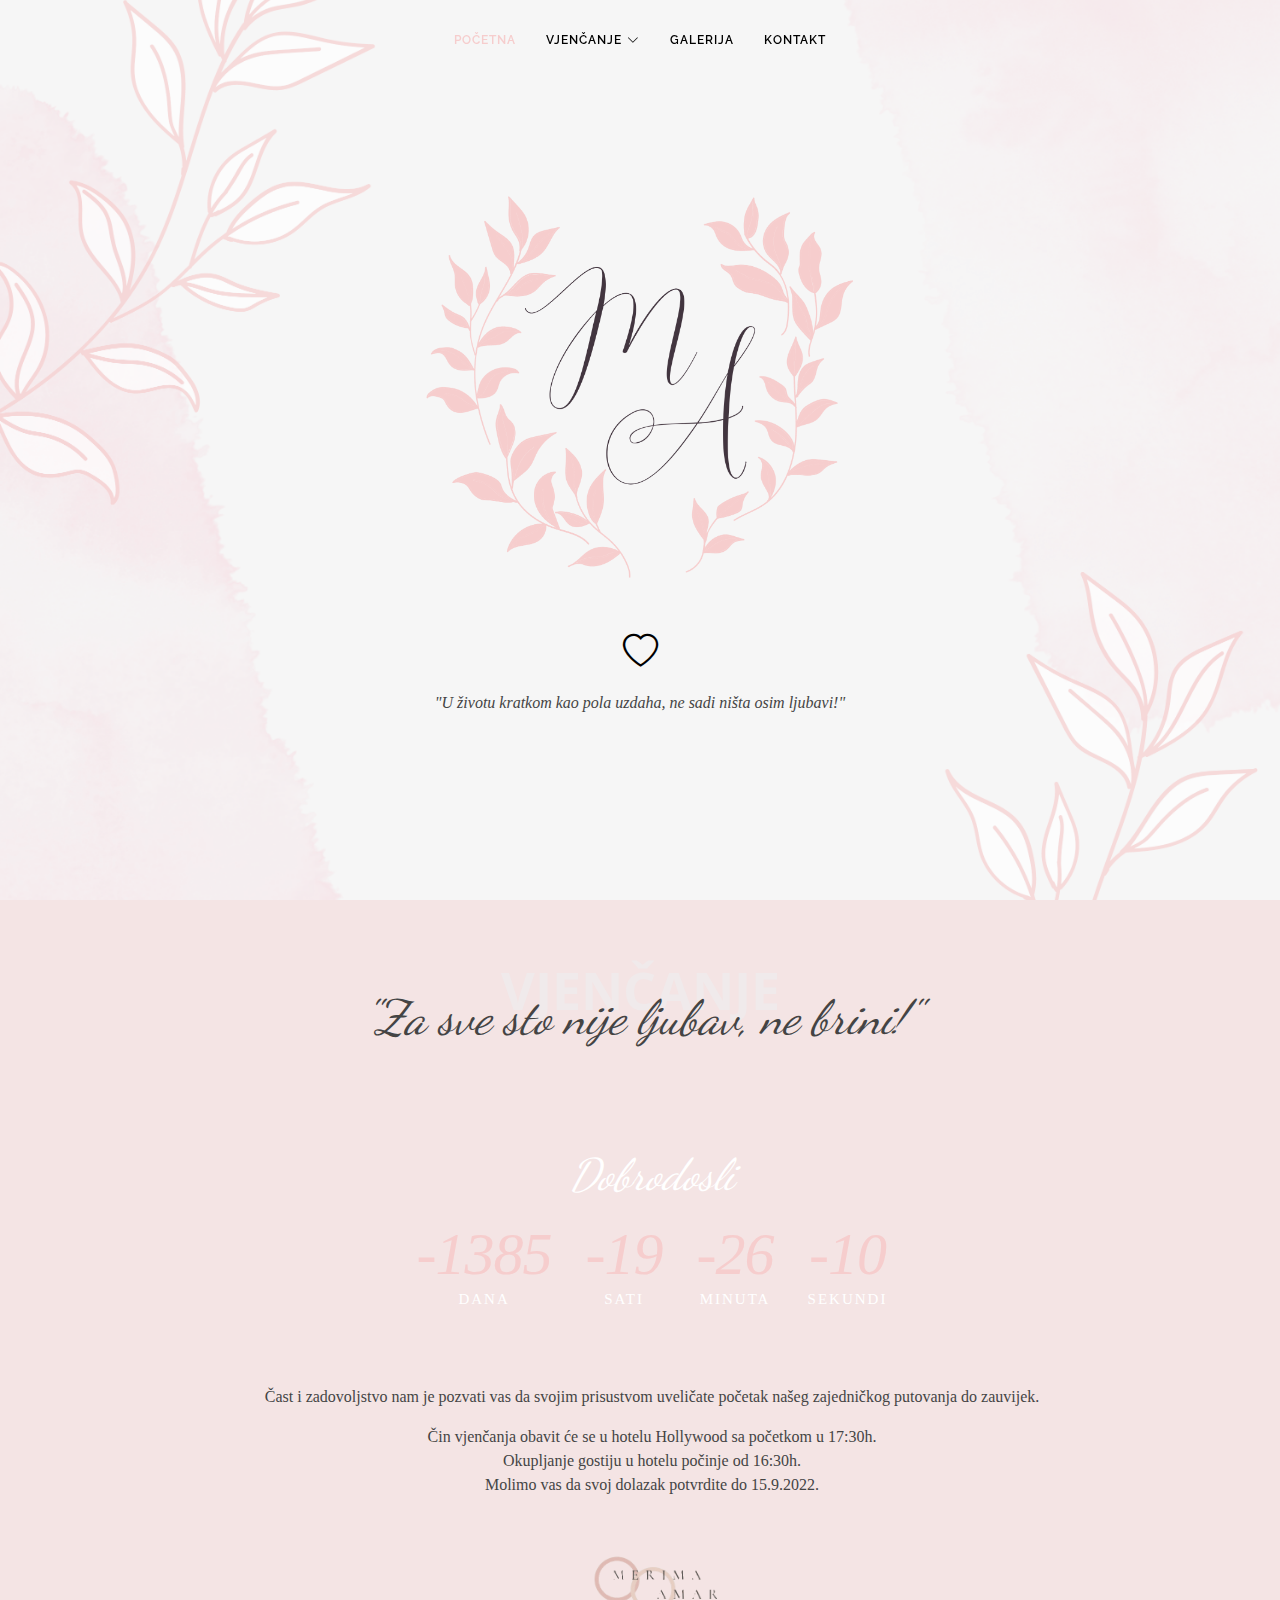
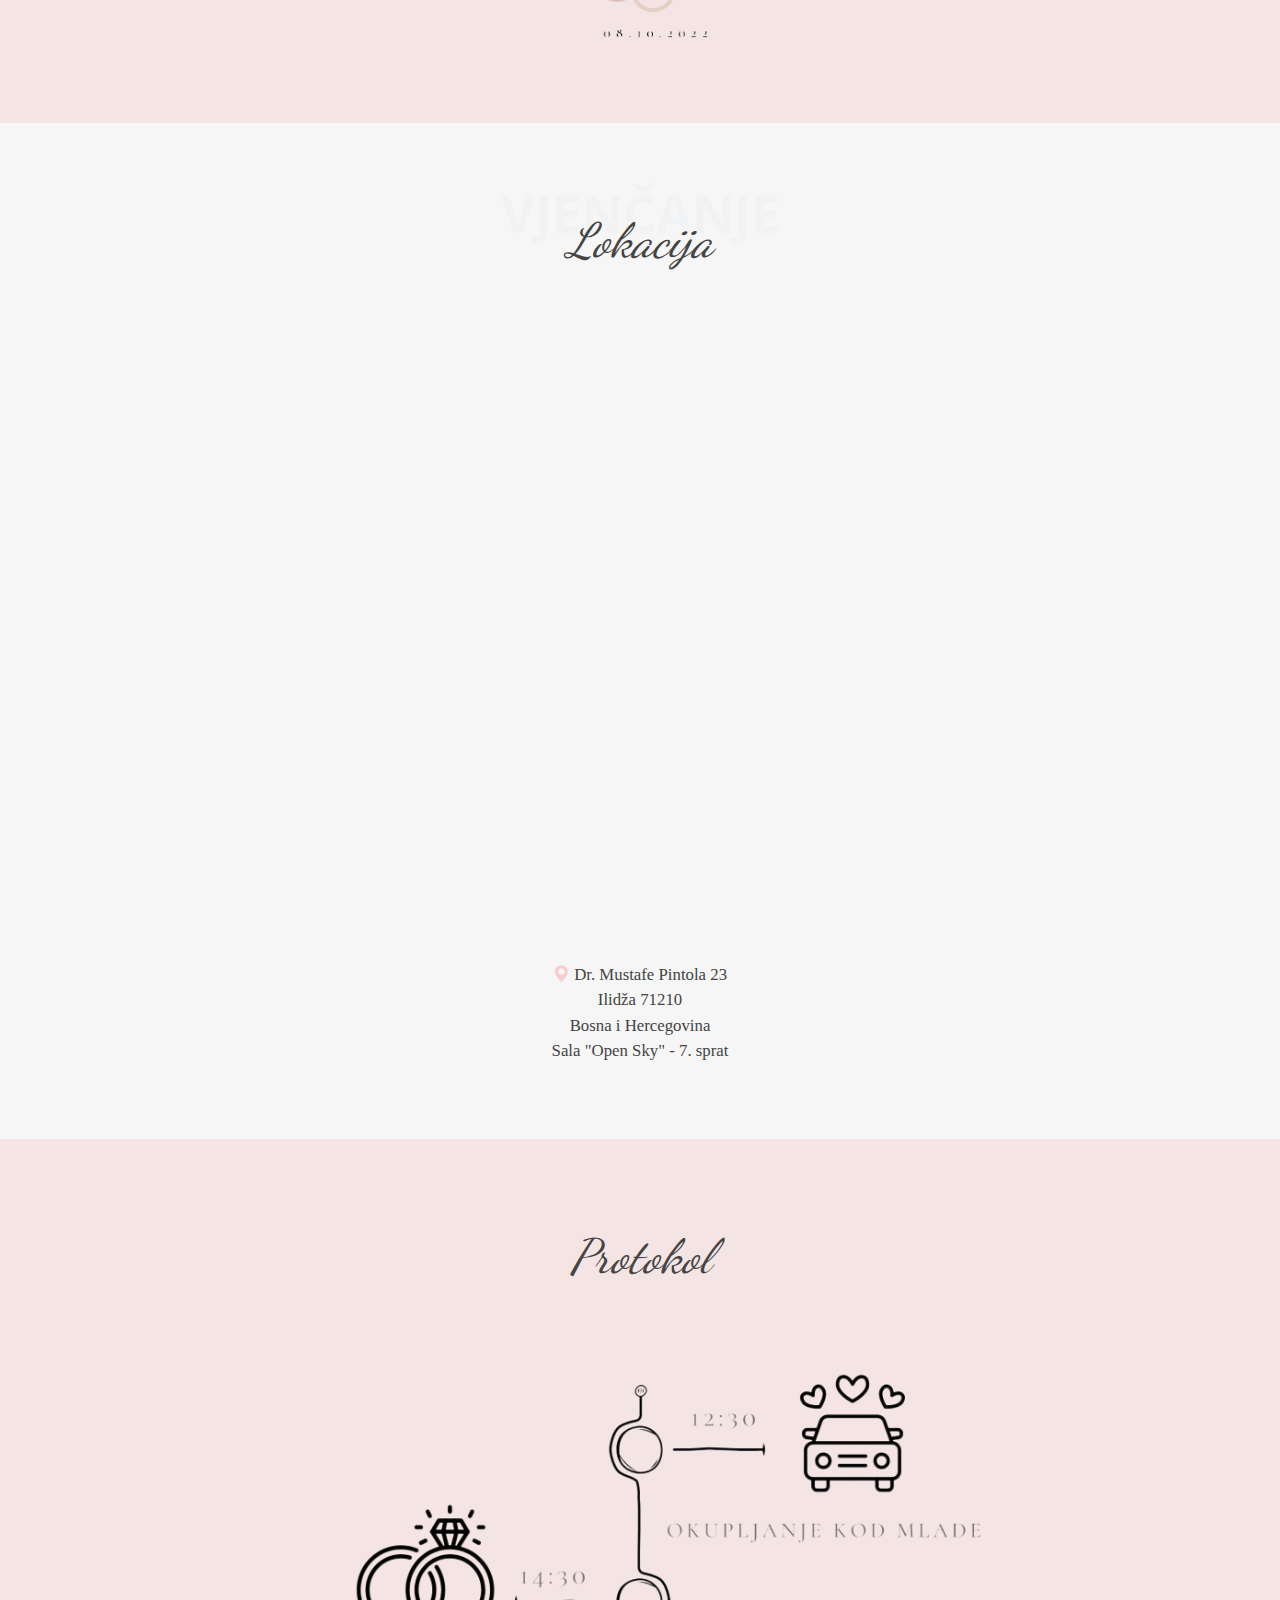
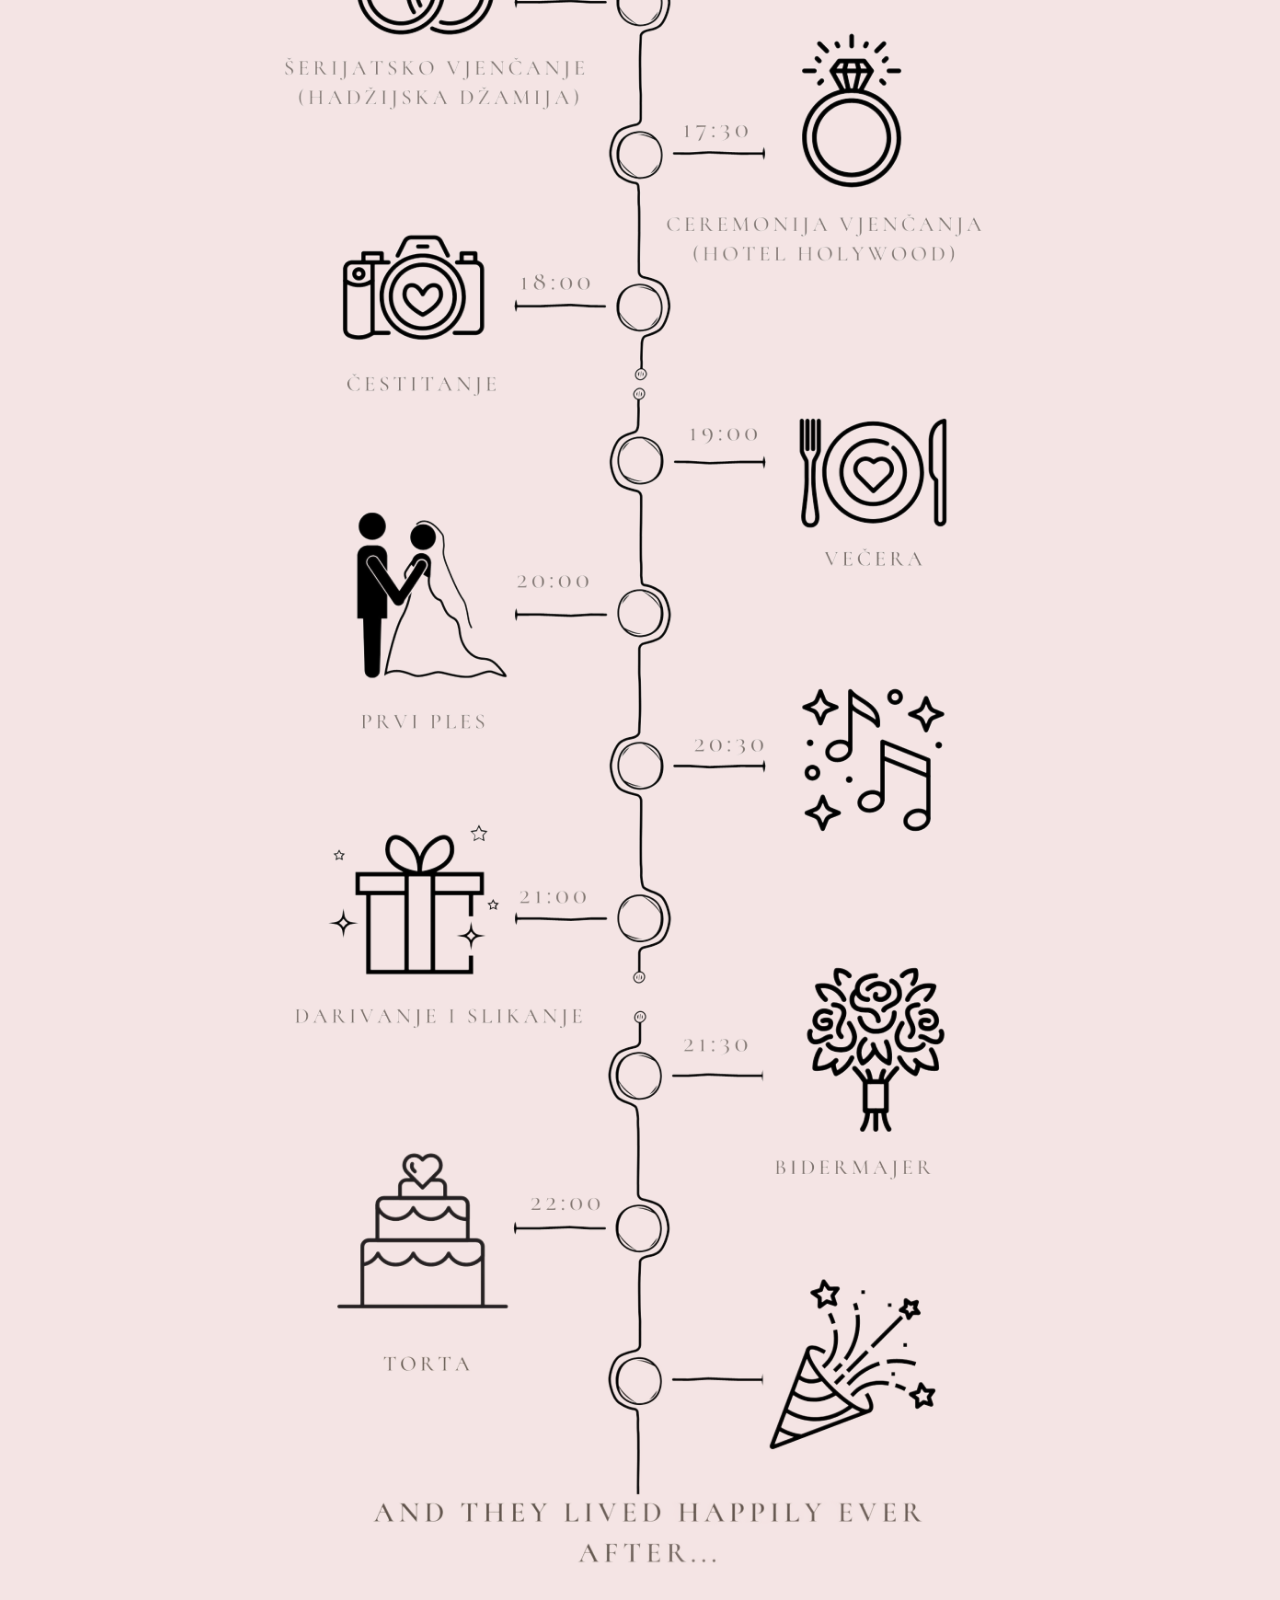
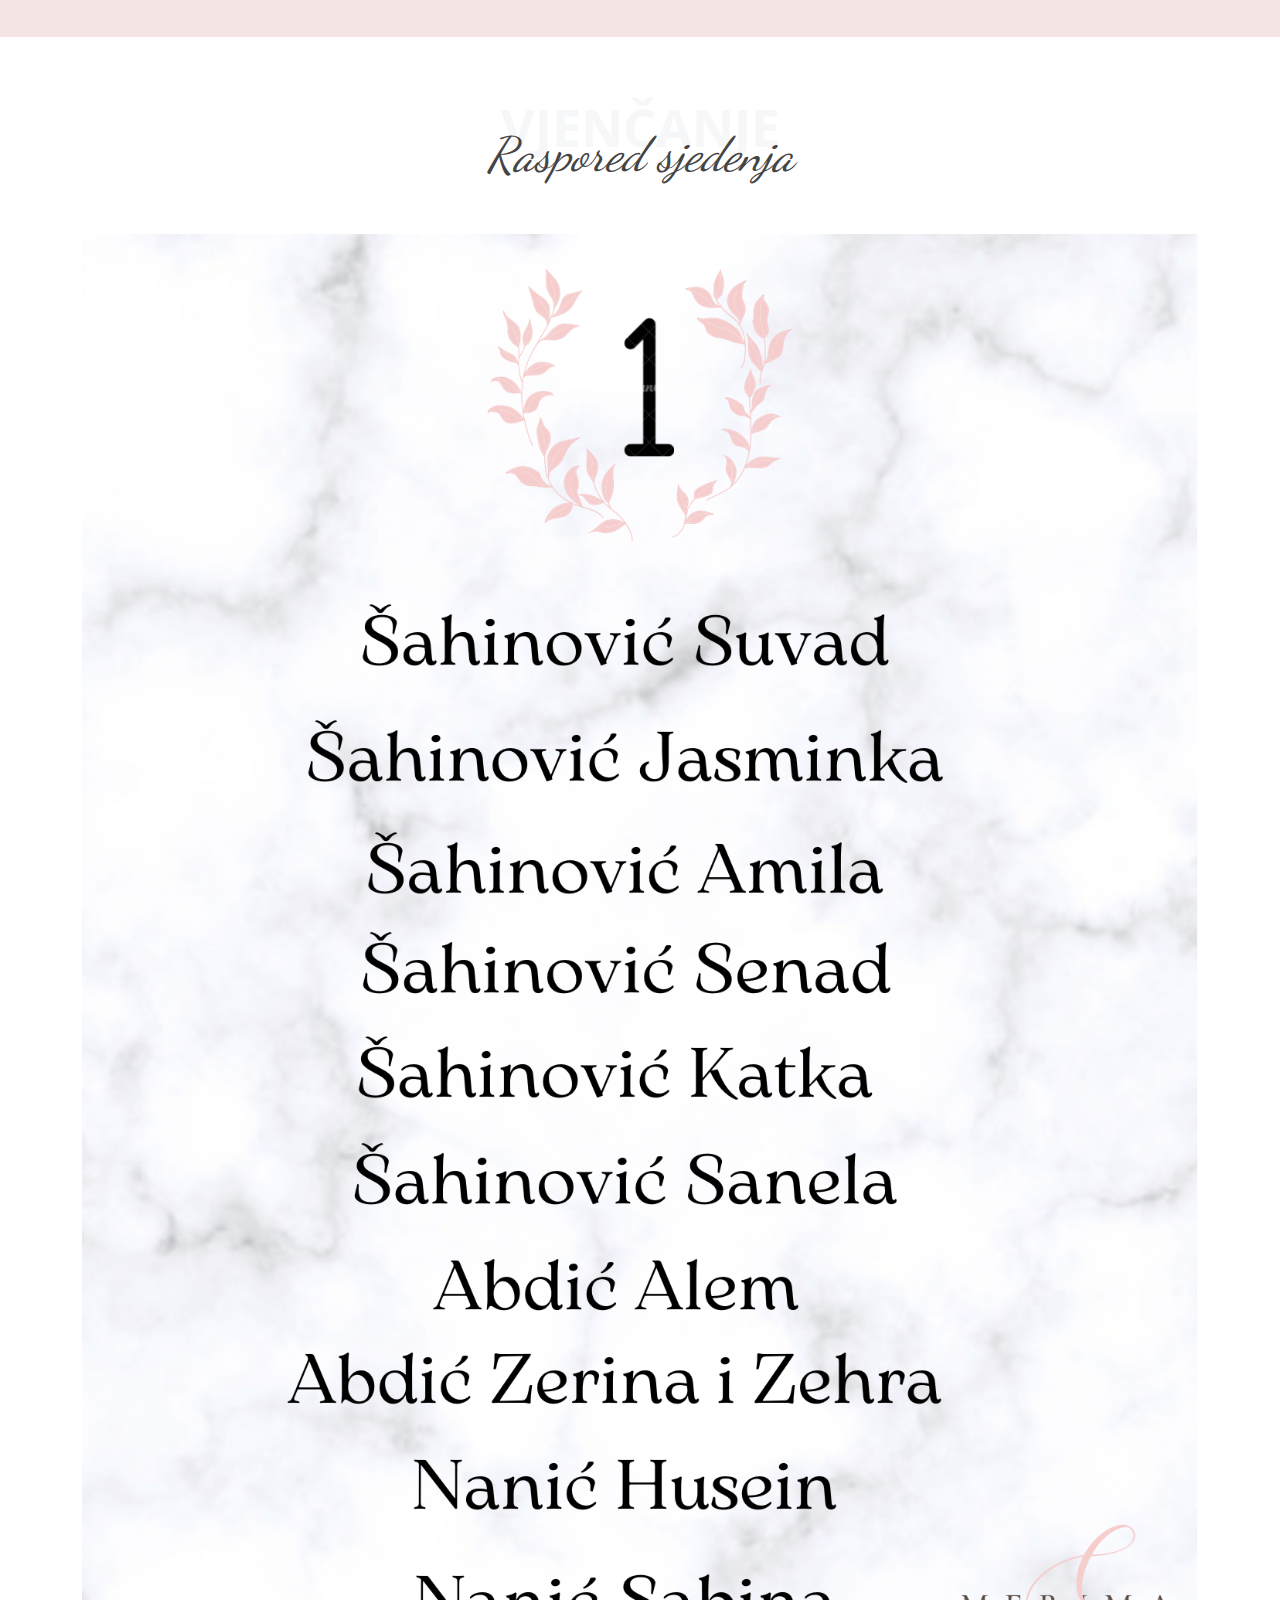
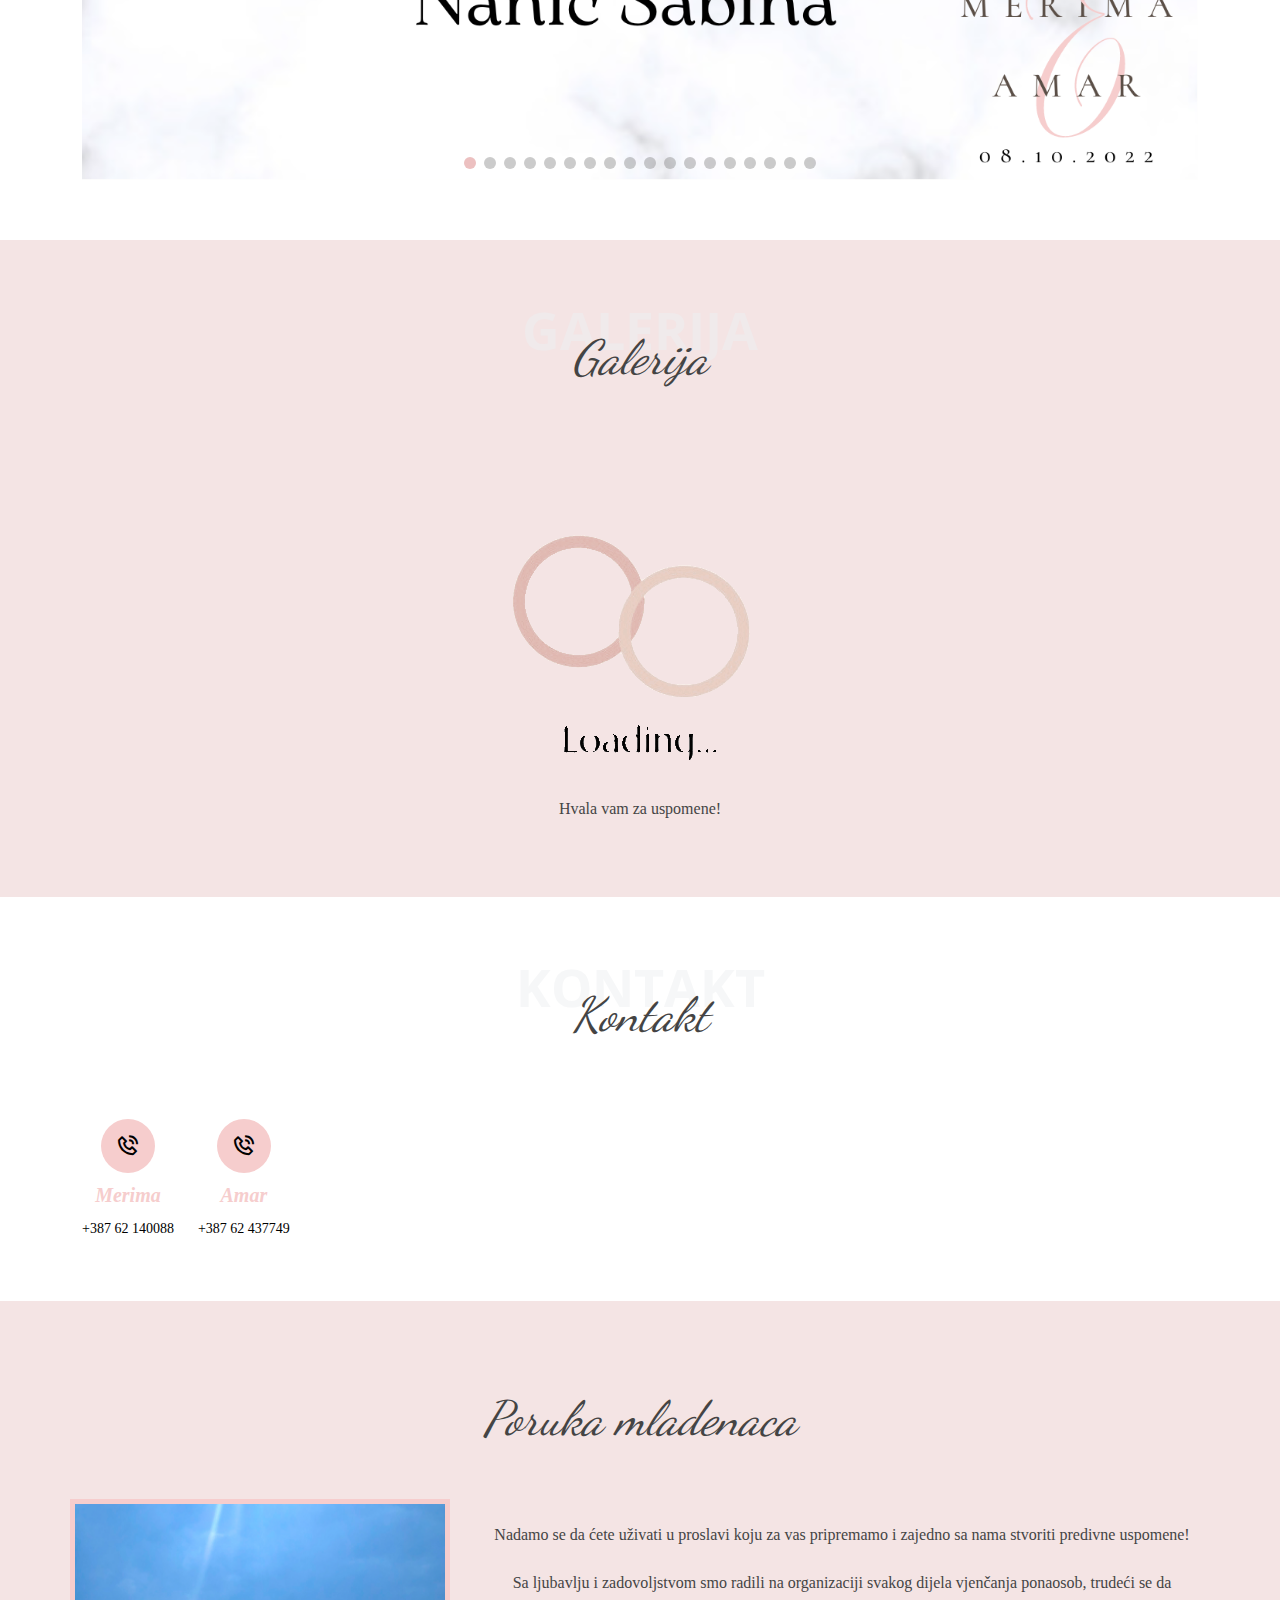
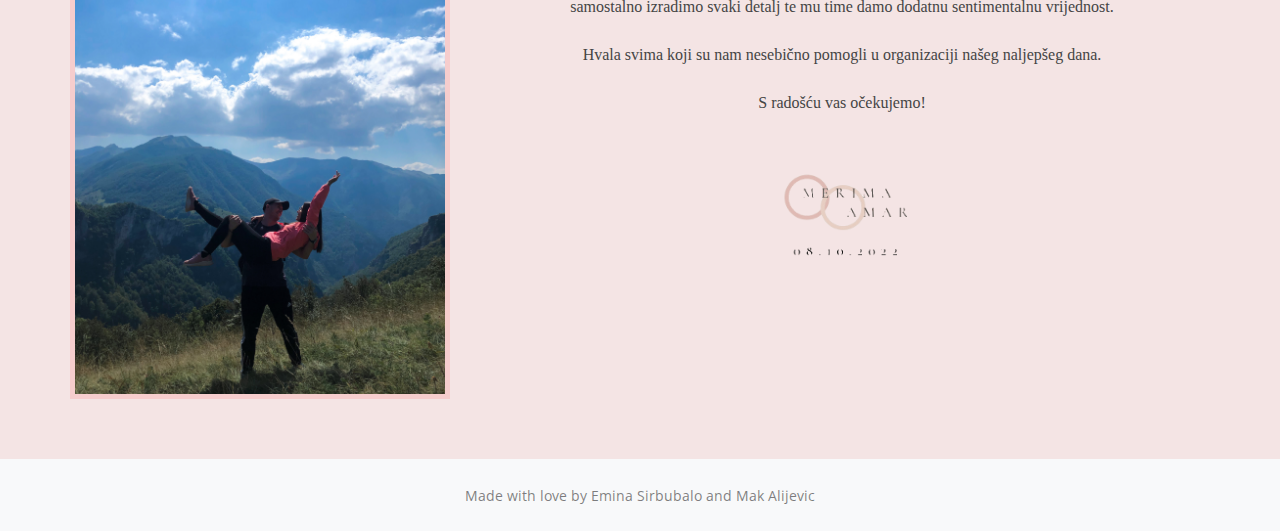
<file: index.html>
<!DOCTYPE html>
<html lang="en">

<head>
  <meta charset="utf-8">
  <meta content="width=device-width, initial-scale=1.0" name="viewport">

  <title>Merima i Amar</title>
  <meta content="" name="description">
  <meta content="" name="keywords">

  <link href="assets/img/favicon.png" rel="icon">
  <link href="assets/img/apple-touch-icon.png" rel="apple-touch-icon">
  <link href="https://fonts.googleapis.com/css?family=Open+Sans:300,300i,400,400i,600,600i,700,700i|Raleway:300,300i,400,400i,500,500i,600,600i,700,700i|Satisfy" rel="stylesheet">

  <!-- Vendor CSS Files -->
  <link href="assets/vendor/bootstrap/css/bootstrap.min.css" rel="stylesheet">
  <link href="assets/vendor/bootstrap-icons/bootstrap-icons.css" rel="stylesheet">
  <link href="assets/vendor/boxicons/css/boxicons.min.css" rel="stylesheet">
  <link href="assets/vendor/glightbox/css/glightbox.min.css" rel="stylesheet">
  <link href="assets/vendor/swiper/swiper-bundle.min.css" rel="stylesheet">
  <link href="assets/css/style.css" rel="stylesheet">

</head>
<body>

  <!-- ======= Header ======= -->
  <header id="header" class="fixed-top d-flex justify-content-center align-items-center header-transparent">
    <nav id="navbar" class="navbar">
      <ul>
        <li><a class="nav-link scrollto active" href="#hero">Početna</a></li>
        <li class="dropdown"><a href="#vjencanje"><span>Vjenčanje</span> <i class="bi bi-chevron-down"></i></a>
          <ul>
            <li><a href="#lokacija">Lokacija</a></li>
            <li><a href="#protokol">Protokol</a></li>
            <li><a href="#raspored">Raspored sjedenja</a></li>
          </ul>
        </li>
        <li><a class="nav-link scrollto" href="#galerija">Galerija</a></li>
        <li><a class="nav-link scrollto " href="#kontakt">Kontakt</a></li>
      </ul>
      <i class="bi bi-list mobile-nav-toggle"></i>
    </nav>
  </header>

  <!-- ======= Hero Section ======= -->
  <section id="hero">
    <div class="hero-container">
      <img src="assets/img/Pozivnica.png" class="img-fluid" alt="..." style="height:auto ;width:600px">

      <a href="#vjencanje" class="btn-scroll scrollto mt-3"  title="Scroll Down"><i class="bi bi-heart" style="color:black; font-size: 2.2em;"></i></a>
      <h6 class="mt-3">"U životu kratkom kao pola uzdaha, ne sadi ništa osim ljubavi!"</h6>
    </div>
  </section><!-- End Hero -->

  <main id="main">

    <section id="vjencanje" class="vjencanje">
      <div class="container">
        <div class="section-title">
          <span>Vjenčanje</span>
          <h2>"Za sve sto nije ljubav, ne brini!"</h2>
        </div>
        <div class="row">
          <div class="col-lg-12 d-flex flex-column align-items-stretch">
            <div class="content ps-lg-4 d-flex flex-column justify-content-center">
                <div id="countdown" class="section-padding bg-img bg-fixed mt-1" data-background="assets/img/wedding.jpg" style="background-image: url(&quot;assets/img/wedding.jpg&quot;);">
                <div class="container">
                    <div class="row">
                        <div class="section-head col-md-12 mt-5">
                            <h4 style="width:auto;">Dobrodosli</h4>
                        </div>
                    </div>
                    <div class="row">
                        <div class="col-sm-12">
                            <ul>
                                <li><span id="days">128</span>Dana</li>
                                <li><span id="hours">10</span>Sati</li>
                                <li><span id="minutes">48</span>Minuta</li>
                                <li><span id="seconds">41</span>Sekundi</li>
                            </ul>
                        </div>
                    </div>
                </div>
            </div>
              <div class="row mt-n4 mt-5">
                <div class="col-sm-12">
    <p style="text-align:center;font-size:auto;">Čast i zadovoljstvo nam je pozvati vas da svojim prisustvom uveličate početak našeg zajedničkog putovanja do zauvijek.</p><p style="text-align:center;font-size:auto%;">Čin vjenčanja obavit će se u hotelu Hollywood sa početkom u 17:30h.
        <br>Okupljanje gostiju u hotelu počinje od 16:30h.<br> Molimo vas da svoj dolazak potvrdite do 15.9.2022. </p>
              </div>
            </div>
              <div class="row mt-n4">
                <div class="col-sm-12 ">
              <img src="assets/img/giflogo.gif" class="img-fluid mx-auto d-block" alt="Responsive image" style="height:150px; width:150px;" >
            </div>
          </div>
          </div>
        </div>
    </div>
    </section>

    <section id="lokacija" class="lokacija">
      <div class="container">
        <div class="section-title">
          <span>Vjenčanje</span>
          <h2>Lokacija</h2>
        </div>
        <div class="row">
          <div id="map-container-google-1" class="z-depth-1-half map-container" style="height: 500px;">
            <iframe
              src="https://www.google.com/maps/embed?pb=!1m18!1m12!1m3!1d4070.4063200768815!2d18.308448534335724!3d43.8307038728355!2m3!1f0!2f0!3f0!3m2!1i1024!2i768!4f13.1!3m3!1m2!1s0x4758ca1514a04af7%3A0xcb01f0bc811d2f0b!2sHotel%20Hollywood!5e0!3m2!1shr!2sba!4v1661525910525!5m2!1shr!2sba"
              frameborder="0" allowfullscreen></iframe>
          </div>
          <p style="text-align:center;font-size:105%; font-family: Garamond, serif;"><i class="bi bi-geo-alt-fill" style="color: #f6cdcd;"></i> Dr. Mustafe Pintola 23<br> Ilidža 71210<br>Bosna i Hercegovina
            <br> Sala "Open Sky" - 7. sprat
          </p>
        </div>
      </div>
    </section>

    <section id="protokol" class="protokol">
      <div class="container">
        <div class="section-title">
          <h2>Protokol</h2>
        </div>
        <div class="row justify-content-center">
          <div class="col-lg-8 d-flex flex-column align-items-stretch justify-content-center">
                <img src="assets/img/protocol.png" class="img-fluid" alt="Responsive image" >
        </div>
      </div>
    </div>
    </section>

    <section id="raspored" class="raspored">
      <div class="container">
        <div class="section-title">
          <span>Vjenčanje</span>
          <h2>Raspored sjedenja</h2>
        </div>
        <div class="row">
                  <div class="col">
                    <div class="image image-slider swiper">
                      <div class="swiper-wrapper">
                        <div class="swiper-slide picture">
                          <img src="assets/img/1.png" class="img-fluid" alt="">
                        </div>
                        <div class="swiper-slide picture">
                          <img src="assets/img/2.png" class="img-fluid" alt="">
                        </div>
                        <div class="swiper-slide picture">
                          <img src="assets/img/3.png" class="img-fluid" alt="">
                        </div>
                        <div class="swiper-slide picture">
                          <img src="assets/img/4.png" class="img-fluid" alt="">
                        </div>
                        <div class="swiper-slide picture">
                          <img src="assets/img/5.png" class="img-fluid" alt="">
                        </div>
                        <div class="swiper-slide picture">
                          <img src="assets/img/6.png" class="img-fluid" alt="">
                        </div>
                        <div class="swiper-slide picture">
                          <img src="assets/img/7.png" class="img-fluid" alt="">
                        </div>
                        <div class="swiper-slide picture">
                          <img src="assets/img/8.png" class="img-fluid" alt="">
                        </div>
                        <div class="swiper-slide picture">
                          <img src="assets/img/9.png" class="img-fluid" alt="">
                        </div>
                        <div class="swiper-slide picture">
                          <img src="assets/img/10.png" class="img-fluid" alt="">
                        </div>
                        <div class="swiper-slide picture">
                          <img src="assets/img/11.png" class="img-fluid" alt="">
                        </div>
                        <div class="swiper-slide picture">
                          <img src="assets/img/12.png" class="img-fluid" alt="">
                        </div>
                        <div class="swiper-slide picture">
                          <img src="assets/img/13.png" class="img-fluid" alt="">
                        </div>
                        <div class="swiper-slide picture">
                          <img src="assets/img/14.png" class="img-fluid" alt="">
                        </div>
                        <div class="swiper-slide picture">
                          <img src="assets/img/15.png" class="img-fluid" alt="">
                        </div>
                        <div class="swiper-slide picture">
                          <img src="assets/img/16.png" class="img-fluid" alt="">
                        </div>
                        <div class="swiper-slide picture">
                          <img src="assets/img/17.png" class="img-fluid" alt="">
                        </div>
                        <div class="swiper-slide picture">
                          <img src="assets/img/18.png" class="img-fluid" alt="">
                        </div>
                      </div>
                      <div class="swiper-pagination"></div>
                    </div>
                  </div>
    </div>
    </section>

    <section id="galerija" class="galerija">
      <div class="container">
        <div class="section-title">
          <span>Galerija</span>
          <h2>Galerija</h2>
        </div>
        <div class="row">
            <div class="col-lg d-flex flex-column align-items-center">
                <img src="assets/img/loadinggif.gif" class="img-fluid" alt="Responsive image">
          </div>
        </div>
            <div clas="row">
            <div class="col-lg">
              <p style="text-align:center;font-size:auto;">Hvala vam za uspomene!</p>
        </div>
      </div>
    </div>
    </section>

    <section id="kontakt" class="kontakt">
      <div class="container">
        <div class="section-title">
          <span>Kontakt</span>
          <h2>Kontakt</h2>
        </div>
        <div class="row">
          <div class="col-lg-auto  d-flex justify-content-center">
            <div class="info-box mt-4"style="text-align:center;">
              <i class="bx bx-phone-call"></i>
              <h3>Merima</h3>
              <p>+387 62 140088</p>
            </div>
          </div>
          <div class="col-lg-auto  d-flex justify-content-center">
            <div class="info-box mt-4">
              <i class="bx bx-phone-call"></i>
              <h3>Amar</h3>
              <p>+387 62 437749</p>
            </div>
          </div>
        </div>
      </div>
    </section>

    <section id="poruka" class="poruka">
      <div class="container">
        <div class="section-title">
          <h2>Poruka mladenaca</h2>
        </div>
        <div class="row">
          <div class="image col-lg-4 d-flex align-items-stretch justify-content-center justify-content-lg-start"></div>
          <div class="col-lg d-flex flex-column align-items-stretch pt-4">
            <div class="content ps-lg-4 d-flex flex-column justify-content-center">
              <p style="text-align:center;font-size:100%;">Nadamo se da ćete uživati u proslavi koju za vas pripremamo i zajedno sa nama stvoriti predivne uspomene!<br><br>
  Sa ljubavlju i zadovoljstvom smo radili na organizaciji svakog dijela vjenčanja ponaosob, trudeći se da samostalno izradimo svaki detalj te mu time damo dodatnu sentimentalnu vrijednost.<br>
  <br>Hvala svima koji su nam nesebično pomogli u organizaciji našeg naljepšeg dana.<br><br>S radošću vas očekujemo!</p>
  <img src="assets/img/giflogo.gif" class="img-fluid mx-auto d-block" alt="Responsive image" style="height:150px; width:150px;" >
              </div>
            </div>
          </div>
        </div>
      </div>
    </section>

  </main>

  <footer id="sticky-footer" class="flex-shrink-0 py-4 bg-light text-black-50">
   <div class="container text-center">
     <small>Made with love by Emina Sirbubalo and Mak Alijevic</small>
   </div>
 </footer>


  <a href="#" class="back-to-top d-flex align-items-center justify-content-center"><i class="bi bi-arrow-up-short"></i></a>


  <script src="assets/vendor/purecounter/purecounter_vanilla.js"></script>
  <script src="assets/vendor/bootstrap/js/bootstrap.bundle.min.js"></script>
  <script src="assets/vendor/glightbox/js/glightbox.min.js"></script>
  <script src="assets/vendor/isotope-layout/isotope.pkgd.min.js"></script>
  <script src="assets/vendor/swiper/swiper-bundle.min.js"></script>
  <script src="assets/vendor/waypoints/noframework.waypoints.js"></script>
  <script src="assets/vendor/php-email-form/validate.js"></script>
  <script src="assets/js/main.js"></script>
  <script>
  // Countdown wedding
  function countdown() {
  const second = 1000,
        minute = second * 60,
        hour = minute * 60,
        day = hour * 24;
  let birthday = "Oct 8, 2022 00:00:00",
      countDown = new Date(birthday).getTime(),
      x = setInterval(function() {
        let now = new Date().getTime(),
            distance = countDown - now;

          document.getElementById("days").innerText = Math.floor(distance / (day)),
          document.getElementById("hours").innerText = Math.floor((distance % (day)) / (hour)),
          document.getElementById("minutes").innerText = Math.floor((distance % (hour)) / (minute)),
          document.getElementById("seconds").innerText = Math.floor((distance % (minute)) / second);

        //do something later when date is reached
        if (distance < 0) {
          let headline = document.getElementById("headline"),
              countdown = document.getElementById("countdown"),
              content = document.getElementById("content");

          headline.innerText = "It's our wedding!";
          countdown.style.display = "none";
          content.style.display = "block";

          clearInterval(x);
        }
        //seconds
      }, 0)
  }
  countdown();
    </script>

</body>

</html>
</file>
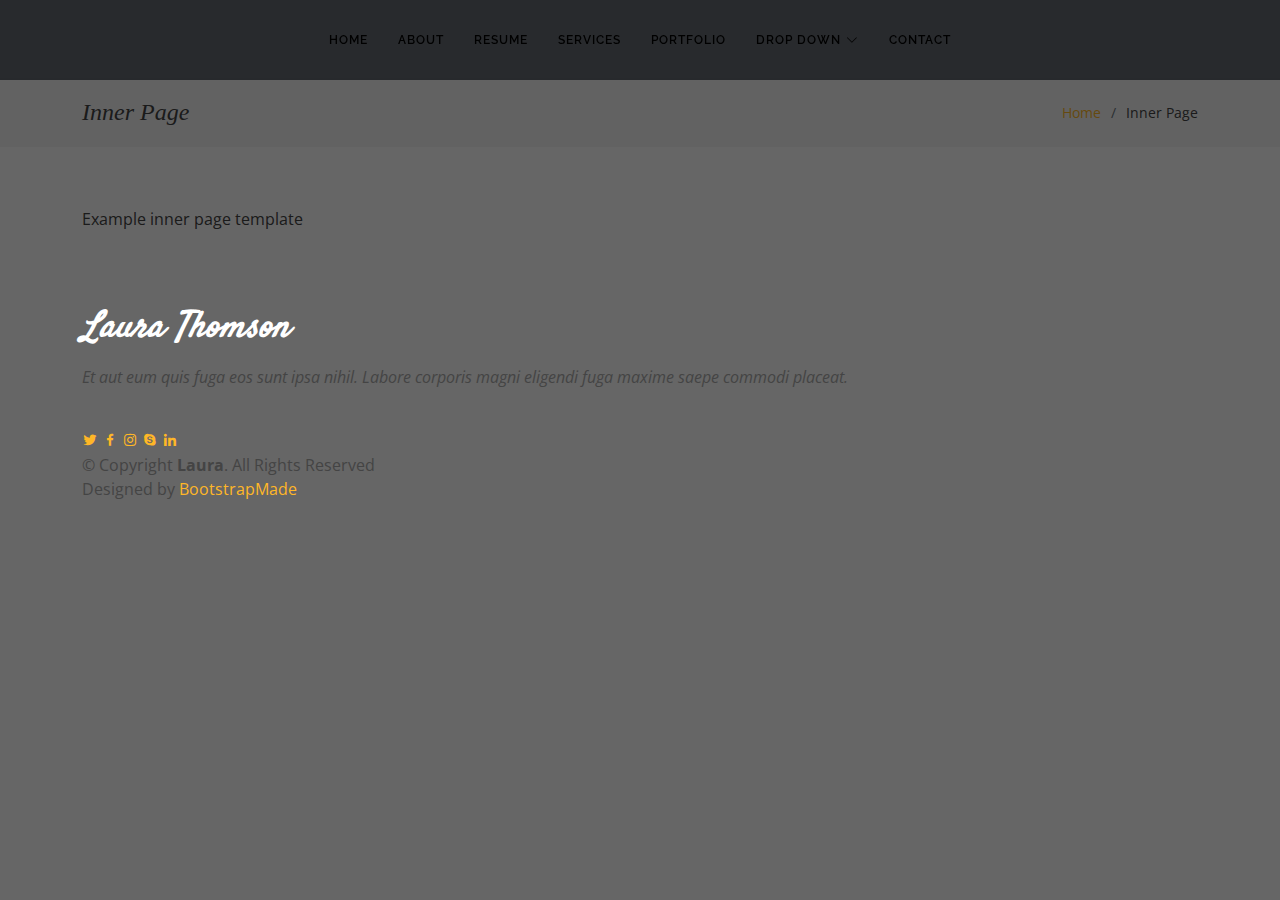
<file: inner-page.html>
<!DOCTYPE html>
<html lang="en">

<head>
  <meta charset="utf-8">
  <meta content="width=device-width, initial-scale=1.0" name="viewport">

  <title>Inner Page - Laura Bootstrap Template</title>
  <meta content="" name="description">
  <meta content="" name="keywords">

  <!-- Favicons -->
  <link href="assets/img/favicon.png" rel="icon">
  <link href="assets/img/apple-touch-icon.png" rel="apple-touch-icon">

  <!-- Google Fonts -->
  <link href="https://fonts.googleapis.com/css?family=Open+Sans:300,300i,400,400i,600,600i,700,700i|Raleway:300,300i,400,400i,500,500i,600,600i,700,700i|Satisfy" rel="stylesheet">

  <!-- Vendor CSS Files -->
  <link href="assets/vendor/bootstrap/css/bootstrap.min.css" rel="stylesheet">
  <link href="assets/vendor/bootstrap-icons/bootstrap-icons.css" rel="stylesheet">
  <link href="assets/vendor/boxicons/css/boxicons.min.css" rel="stylesheet">
  <link href="assets/vendor/glightbox/css/glightbox.min.css" rel="stylesheet">
  <link href="assets/vendor/swiper/swiper-bundle.min.css" rel="stylesheet">

  <!-- Template Main CSS File -->
  <link href="assets/css/style.css" rel="stylesheet">

  <!-- =======================================================
  * Template Name: Laura - v4.8.1
  * Template URL: https://bootstrapmade.com/laura-free-creative-bootstrap-theme/
  * Author: BootstrapMade.com
  * License: https://bootstrapmade.com/license/
  ======================================================== -->
</head>

<body>

  <!-- ======= Header ======= -->
  <header id="header" class="fixed-top d-flex justify-content-center align-items-center ">

    <nav id="navbar" class="navbar">
      <ul>
        <li><a class="nav-link scrollto " href="#hero">Home</a></li>
        <li><a class="nav-link scrollto" href="#about">About</a></li>
        <li><a class="nav-link scrollto" href="#resume">Resume</a></li>
        <li><a class="nav-link scrollto" href="#services">Services</a></li>
        <li><a class="nav-link scrollto " href="#portfolio">Portfolio</a></li>
        <li class="dropdown"><a href="#"><span>Drop Down</span> <i class="bi bi-chevron-down"></i></a>
          <ul>
            <li><a href="#">Drop Down 1</a></li>
            <li class="dropdown"><a href="#"><span>Deep Drop Down</span> <i class="bi bi-chevron-right"></i></a>
              <ul>
                <li><a href="#">Deep Drop Down 1</a></li>
                <li><a href="#">Deep Drop Down 2</a></li>
                <li><a href="#">Deep Drop Down 3</a></li>
                <li><a href="#">Deep Drop Down 4</a></li>
                <li><a href="#">Deep Drop Down 5</a></li>
              </ul>
            </li>
            <li><a href="#">Drop Down 2</a></li>
            <li><a href="#">Drop Down 3</a></li>
            <li><a href="#">Drop Down 4</a></li>
          </ul>
        </li>
        <li><a class="nav-link scrollto" href="#contact">Contact</a></li>
      </ul>
      <i class="bi bi-list mobile-nav-toggle"></i>
    </nav><!-- .navbar -->

  </header><!-- End Header -->

  <main id="main">

    <!-- ======= Breadcrumbs ======= -->
    <section class="breadcrumbs">
      <div class="container">

        <div class="d-flex justify-content-between align-items-center">
          <h2>Inner Page</h2>
          <ol>
            <li><a href="index.html">Home</a></li>
            <li>Inner Page</li>
          </ol>
        </div>

      </div>
    </section><!-- End Breadcrumbs -->

    <section class="inner-page">
      <div class="container">
        <p>
          Example inner page template
        </p>
      </div>
    </section>

  </main><!-- End #main -->

  <!-- ======= Footer ======= -->
  <footer id="footer">
    <div class="container">
      <h3>Laura Thomson</h3>
      <p>Et aut eum quis fuga eos sunt ipsa nihil. Labore corporis magni eligendi fuga maxime saepe commodi placeat.</p>
      <div class="social-links">
        <a href="#" class="twitter"><i class="bx bxl-twitter"></i></a>
        <a href="#" class="facebook"><i class="bx bxl-facebook"></i></a>
        <a href="#" class="instagram"><i class="bx bxl-instagram"></i></a>
        <a href="#" class="google-plus"><i class="bx bxl-skype"></i></a>
        <a href="#" class="linkedin"><i class="bx bxl-linkedin"></i></a>
      </div>
      <div class="copyright">
        &copy; Copyright <strong><span>Laura</span></strong>. All Rights Reserved
      </div>
      <div class="credits">
        <!-- All the links in the footer should remain intact. -->
        <!-- You can delete the links only if you purchased the pro version. -->
        <!-- Licensing information: https://bootstrapmade.com/license/ -->
        <!-- Purchase the pro version with working PHP/AJAX contact form: https://bootstrapmade.com/laura-free-creative-bootstrap-theme/ -->
        Designed by <a href="https://bootstrapmade.com/">BootstrapMade</a>
      </div>
    </div>
  </footer><!-- End Footer -->

  <a href="#" class="back-to-top d-flex align-items-center justify-content-center"><i class="bi bi-arrow-up-short"></i></a>

  <!-- Vendor JS Files -->
  <script src="assets/vendor/purecounter/purecounter_vanilla.js"></script>
  <script src="assets/vendor/bootstrap/js/bootstrap.bundle.min.js"></script>
  <script src="assets/vendor/glightbox/js/glightbox.min.js"></script>
  <script src="assets/vendor/isotope-layout/isotope.pkgd.min.js"></script>
  <script src="assets/vendor/swiper/swiper-bundle.min.js"></script>
  <script src="assets/vendor/waypoints/noframework.waypoints.js"></script>
  <script src="assets/vendor/php-email-form/validate.js"></script>

  <!-- Template Main JS File -->
  <script src="assets/js/main.js"></script>

</body>

</html>
</file>
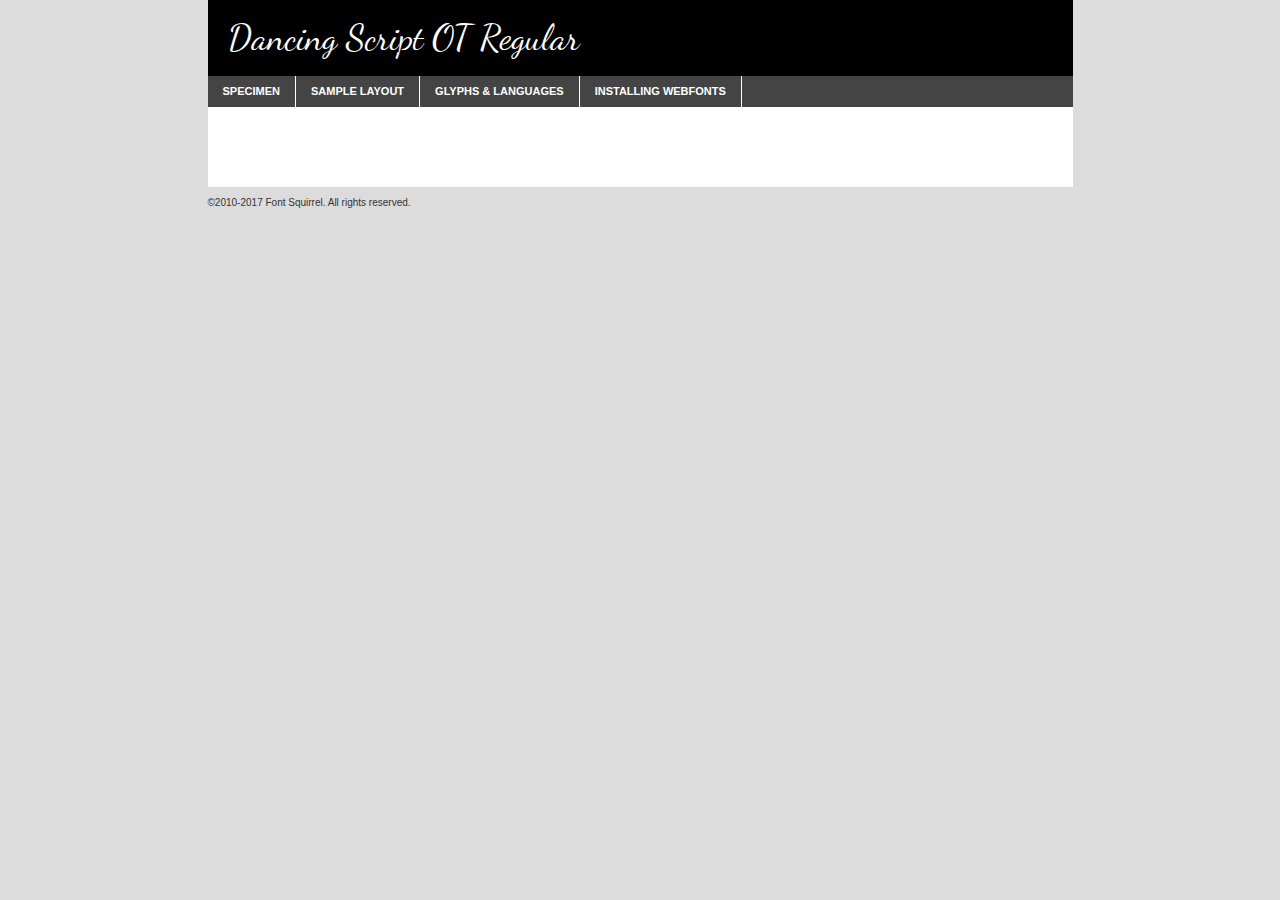
<file: assets/css/fonts/dancing-script.dancingscriptot-demo.html>
<!DOCTYPE html PUBLIC "-//W3C//DTD XHTML 1.0 Transitional//EN"
        "http://www.w3.org/TR/xhtml1/DTD/xhtml1-transitional.dtd">

<html xmlns="http://www.w3.org/1999/xhtml" xml:lang="en" lang="en">
<head>
    <meta http-equiv="Content-Type" content="text/html; charset=utf-8"/>
    <script src="http://ajax.googleapis.com/ajax/libs/jquery/1.7.2/jquery.min.js" type="text/javascript" charset="utf-8"></script>
    <script type="text/javascript">
		(function($) {
			$.fn.easyTabs = function(option) {
				var param = jQuery.extend({ fadeSpeed: 'fast', defaultContent: 1, activeClass: 'active' }, option);
				$(this).each(function() {
					var thisId = '#' + this.id;
					if ( param.defaultContent == '' )
					{
						param.defaultContent = 1;
					}
					if ( typeof param.defaultContent == 'number' )
					{
						var defaultTab = $(thisId + ' .tabs li:eq(' + (param.defaultContent - 1) + ') a').attr('href').substr(1);
					}
					else
					{
						var defaultTab = param.defaultContent;
					}
					$(thisId + ' .tabs li a').each(function() {
						var tabToHide = $(this).attr('href').substr(1);
						$('#' + tabToHide).addClass('easytabs-tab-content');
					});
					hideAll();
					changeContent(defaultTab);

					function hideAll() {$(thisId + ' .easytabs-tab-content').hide();}

					function changeContent(tabId)
					{
						hideAll();
						$(thisId + ' .tabs li').removeClass(param.activeClass);
						$(thisId + ' .tabs li a[href=#' + tabId + ']').closest('li').addClass(param.activeClass);
						if ( param.fadeSpeed != 'none' )
						{
							$(thisId + ' #' + tabId).fadeIn(param.fadeSpeed);
						}
						else
						{
							$(thisId + ' #' + tabId).show();
						}
					}

					$(thisId + ' .tabs li').click(function() {
						var tabId = $(this).find('a').attr('href').substr(1);
						changeContent(tabId);
						return false;
					});
				});
			}
		})(jQuery);
    </script>
    <link rel="stylesheet" href="specimen_files/specimen_stylesheet.css" type="text/css" charset="utf-8"/>
    <link rel="stylesheet" href="stylesheet.css" type="text/css" charset="utf-8"/>

    <style type="text/css">
        		body {
			font-family: 'dancing_script_otregular';
        		}

            </style>

    <title>Dancing Script OT Regular Specimen</title>


    <script type="text/javascript" charset="utf-8">
		$(document).ready(function() {
			$('#container').easyTabs({ defaultContent: 1 });
		});
    </script>
</head>

<body>
<div id="container">
    <div id="header">
		Dancing Script OT Regular    </div>
    <ul class="tabs">
        <li><a href="#specimen">Specimen</a></li>
        <li><a href="#layout">Sample Layout</a></li>
		        <li><a href="#glyphs">Glyphs &amp; Languages</a></li>
        <li><a href="#installing">Installing Webfonts</a></li>

    </ul>

    <div id="main_content">


        <div id="specimen">

            <div class="section">
                <div class="grid12 firstcol">
                    <div class="huge">AaBb</div>
                </div>
            </div>

            <div class="section">
                <div class="glyph_range">A&#x200B;B&#x200b;C&#x200b;D&#x200b;E&#x200b;F&#x200b;G&#x200b;H&#x200b;I&#x200b;J&#x200b;K&#x200b;L&#x200b;M&#x200b;N&#x200b;O&#x200b;P&#x200b;Q&#x200b;R&#x200b;S&#x200b;T&#x200b;U&#x200b;V&#x200b;W&#x200b;X&#x200b;Y&#x200b;Z&#x200b;a&#x200b;b&#x200b;c&#x200b;d&#x200b;e&#x200b;f&#x200b;g&#x200b;h&#x200b;i&#x200b;j&#x200b;k&#x200b;l&#x200b;m&#x200b;n&#x200b;o&#x200b;p&#x200b;q&#x200b;r&#x200b;s&#x200b;t&#x200b;u&#x200b;v&#x200b;w&#x200b;x&#x200b;y&#x200b;z&#x200b;1&#x200b;2&#x200b;3&#x200b;4&#x200b;5&#x200b;6&#x200b;7&#x200b;8&#x200b;9&#x200b;0&#x200b;&amp;&#x200b;.&#x200b;,&#x200b;?&#x200b;!&#x200b;&#64;&#x200b;(&#x200b;)&#x200b;#&#x200b;$&#x200b;%&#x200b;*&#x200b;+&#x200b;-&#x200b;=&#x200b;:&#x200b;;</div>
            </div>
            <div class="section">
                <div class="grid12 firstcol">
                    <table class="sample_table">
                        <tr>
                            <td>10</td>
                            <td class="size10">abcdefghijklmnopqrstuvwxyzABCDEFGHIJKLMNOPQRSTUVWXYZ0123456789abcdefghijklmnopqrstuvwxyzABCDEFGHIJKLMNOPQRSTUVWXYZ0123456789abcdefghijklmnopqrstuvwxyzABCDEFGHIJKLMNOPQRSTUVWXYZ</td>
                        </tr>
                        <tr>
                            <td>11</td>
                            <td class="size11">abcdefghijklmnopqrstuvwxyzABCDEFGHIJKLMNOPQRSTUVWXYZ0123456789abcdefghijklmnopqrstuvwxyzABCDEFGHIJKLMNOPQRSTUVWXYZ0123456789abcdefghijklmnopqrstuvwxyzABCDEFGHIJKLMNOPQRSTUVWXYZ</td>
                        </tr>
                        <tr>
                            <td>12</td>
                            <td class="size12">abcdefghijklmnopqrstuvwxyzABCDEFGHIJKLMNOPQRSTUVWXYZ0123456789abcdefghijklmnopqrstuvwxyzABCDEFGHIJKLMNOPQRSTUVWXYZ0123456789abcdefghijklmnopqrstuvwxyzABCDEFGHIJKLMNOPQRSTUVWXYZ</td>
                        </tr>
                        <tr>
                            <td>13</td>
                            <td class="size13">abcdefghijklmnopqrstuvwxyzABCDEFGHIJKLMNOPQRSTUVWXYZ0123456789abcdefghijklmnopqrstuvwxyzABCDEFGHIJKLMNOPQRSTUVWXYZ0123456789abcdefghijklmnopqrstuvwxyzABCDEFGHIJKLMNOPQRSTUVWXYZ</td>
                        </tr>
                        <tr>
                            <td>14</td>
                            <td class="size14">abcdefghijklmnopqrstuvwxyzABCDEFGHIJKLMNOPQRSTUVWXYZ0123456789abcdefghijklmnopqrstuvwxyzABCDEFGHIJKLMNOPQRSTUVWXYZ0123456789abcdefghijklmnopqrstuvwxyzABCDEFGHIJKLMNOPQRSTUVWXYZ</td>
                        </tr>
                        <tr>
                            <td>16</td>
                            <td class="size16">abcdefghijklmnopqrstuvwxyzABCDEFGHIJKLMNOPQRSTUVWXYZ0123456789abcdefghijklmnopqrstuvwxyzABCDEFGHIJKLMNOPQRSTUVWXYZ</td>
                        </tr>
                        <tr>
                            <td>18</td>
                            <td class="size18">abcdefghijklmnopqrstuvwxyzABCDEFGHIJKLMNOPQRSTUVWXYZ0123456789abcdefghijklmnopqrstuvwxyzABCDEFGHIJKLMNOPQRSTUVWXYZ</td>
                        </tr>
                        <tr>
                            <td>20</td>
                            <td class="size20">abcdefghijklmnopqrstuvwxyzABCDEFGHIJKLMNOPQRSTUVWXYZ0123456789abcdefghijklmnopqrstuvwxyzABCDEFGHIJKLMNOPQRSTUVWXYZ</td>
                        </tr>
                        <tr>
                            <td>24</td>
                            <td class="size24">abcdefghijklmnopqrstuvwxyzABCDEFGHIJKLMNOPQRSTUVWXYZ0123456789abcdefghijklmnopqrstuvwxyzABCDEFGHIJKLMNOPQRSTUVWXYZ</td>
                        </tr>
                        <tr>
                            <td>30</td>
                            <td class="size30">abcdefghijklmnopqrstuvwxyzABCDEFGHIJKLMNOPQRSTUVWXYZ0123456789abcdefghijklmnopqrstuvwxyzABCDEFGHIJKLMNOPQRSTUVWXYZ</td>
                        </tr>
                        <tr>
                            <td>36</td>
                            <td class="size36">abcdefghijklmnopqrstuvwxyzABCDEFGHIJKLMNOPQRSTUVWXYZ0123456789abcdefghijklmnopqrstuvwxyzABCDEFGHIJKLMNOPQRSTUVWXYZ</td>
                        </tr>
                        <tr>
                            <td>48</td>
                            <td class="size48">abcdefghijklmnopqrstuvwxyzABCDEFGHIJKLMNOPQRSTUVWXYZ0123456789abcdefghijklmnopqrstuvwxyzABCDEFGHIJKLMNOPQRSTUVWXYZ</td>
                        </tr>
                        <tr>
                            <td>60</td>
                            <td class="size60">abcdefghijklmnopqrstuvwxyzABCDEFGHIJKLMNOPQRSTUVWXYZ0123456789abcdefghijklmnopqrstuvwxyzABCDEFGHIJKLMNOPQRSTUVWXYZ</td>
                        </tr>
                        <tr>
                            <td>72</td>
                            <td class="size72">abcdefghijklmnopqrstuvwxyzABCDEFGHIJKLMNOPQRSTUVWXYZ0123456789abcdefghijklmnopqrstuvwxyzABCDEFGHIJKLMNOPQRSTUVWXYZ</td>
                        </tr>
                        <tr>
                            <td>90</td>
                            <td class="size90">abcdefghijklmnopqrstuvwxyzABCDEFGHIJKLMNOPQRSTUVWXYZ0123456789abcdefghijklmnopqrstuvwxyzABCDEFGHIJKLMNOPQRSTUVWXYZ</td>
                        </tr>
                    </table>

                </div>

            </div>


            <div class="section" id="bodycomparison">


                <div id="xheight">
                    <div class="fontbody">&#x25FC;&#x25FC;&#x25FC;&#x25FC;&#x25FC;&#x25FC;&#x25FC;&#x25FC;&#x25FC;&#x25FC;&#x25FC;&#x25FC;&#x25FC;&#x25FC;&#x25FC;&#x25FC;&#x25FC;&#x25FC;&#x25FC;&#x25FC;&#x25FC;&#x25FC;&#x25FC;&#x25FC;&#x25FC;&#x25FC;&#x25FC;&#x25FC;&#x25FC;&#x25FC;&#x25FC;&#x25FC;&#x25FC;&#x25FC;&#x25FC;&#x25FC;&#x25FC;&#x25FC;&#x25FC;&#x25FC;&#x25FC;&#x25FC;&#x25FC;&#x25FC;&#x25FC;&#x25FC;&#x25FC;&#x25FC;&#x25FC;&#x25FC;&#x25FC;&#x25FC;&#x25FC;&#x25FC;&#x25FC;&#x25FC;&#x25FC;&#x25FC;&#x25FC;&#x25FC;&#x25FC;&#x25FC;&#x25FC;&#x25FC;&#x25FC;&#x25FC;&#x25FC;&#x25FC;&#x25FC;&#x25FC;&#x25FC;&#x25FC;&#x25FC;&#x25FC;&#x25FC;&#x25FC;&#x25FC;&#x25FC;&#x25FC;&#x25FC;&#x25FC;&#x25FC;&#x25FC;&#x25FC;&#x25FC;&#x25FC;&#x25FC;&#x25FC;&#x25FC;&#x25FC;&#x25FC;&#x25FC;&#x25FC;&#x25FC;&#x25FC;&#x25FC;&#x25FC;&#x25FC;&#x25FC;body</div>
                    <div class="arialbody">body</div>
                    <div class="verdanabody">body</div>
                    <div class="georgiabody">body</div>
                </div>
                <div class="fontbody" style="z-index:1">
                    body<span>Dancing Script OT Regular</span>
                </div>
                <div class="arialbody" style="z-index:1">
                    body<span>Arial</span>
                </div>
                <div class="verdanabody" style="z-index:1">
                    body<span>Verdana</span>
                </div>
                <div class="georgiabody" style="z-index:1">
                    body<span>Georgia</span>
                </div>


            </div>


            <div class="section psample psample_row1" id="">

                <div class="grid2 firstcol">
                    <p class="size10"><span>10.</span>Aenean lacinia bibendum nulla sed consectetur. Fusce dapibus, tellus ac cursus commodo, tortor mauris condimentum nibh, ut fermentum massa justo sit amet risus. Nullam id dolor id nibh ultricies vehicula ut id elit. Cum sociis natoque penatibus et magnis dis parturient montes, nascetur ridiculus mus. Nulla vitae elit libero, a pharetra augue.</p>

                </div>
                <div class="grid3">
                    <p class="size11"><span>11.</span>Aenean lacinia bibendum nulla sed consectetur. Fusce dapibus, tellus ac cursus commodo, tortor mauris condimentum nibh, ut fermentum massa justo sit amet risus. Nullam id dolor id nibh ultricies vehicula ut id elit. Cum sociis natoque penatibus et magnis dis parturient montes, nascetur ridiculus mus. Nulla vitae elit libero, a pharetra augue.</p>

                </div>
                <div class="grid3">
                    <p class="size12"><span>12.</span>Aenean lacinia bibendum nulla sed consectetur. Fusce dapibus, tellus ac cursus commodo, tortor mauris condimentum nibh, ut fermentum massa justo sit amet risus. Nullam id dolor id nibh ultricies vehicula ut id elit. Cum sociis natoque penatibus et magnis dis parturient montes, nascetur ridiculus mus. Nulla vitae elit libero, a pharetra augue.</p>

                </div>
                <div class="grid4">
                    <p class="size13"><span>13.</span>Aenean lacinia bibendum nulla sed consectetur. Fusce dapibus, tellus ac cursus commodo, tortor mauris condimentum nibh, ut fermentum massa justo sit amet risus. Nullam id dolor id nibh ultricies vehicula ut id elit. Cum sociis natoque penatibus et magnis dis parturient montes, nascetur ridiculus mus. Nulla vitae elit libero, a pharetra augue.</p>

                </div>
                <div class="white_blend"></div>

            </div>
            <div class="section psample psample_row2" id="">
                <div class="grid3 firstcol">
                    <p class="size14"><span>14.</span>Aenean lacinia bibendum nulla sed consectetur. Fusce dapibus, tellus ac cursus commodo, tortor mauris condimentum nibh, ut fermentum massa justo sit amet risus. Nullam id dolor id nibh ultricies vehicula ut id elit. Cum sociis natoque penatibus et magnis dis parturient montes, nascetur ridiculus mus. Nulla vitae elit libero, a pharetra augue.</p>

                </div>
                <div class="grid4">
                    <p class="size16"><span>16.</span>Aenean lacinia bibendum nulla sed consectetur. Fusce dapibus, tellus ac cursus commodo, tortor mauris condimentum nibh, ut fermentum massa justo sit amet risus. Nullam id dolor id nibh ultricies vehicula ut id elit. Cum sociis natoque penatibus et magnis dis parturient montes, nascetur ridiculus mus. Nulla vitae elit libero, a pharetra augue.</p>

                </div>
                <div class="grid5">
                    <p class="size18"><span>18.</span>Aenean lacinia bibendum nulla sed consectetur. Fusce dapibus, tellus ac cursus commodo, tortor mauris condimentum nibh, ut fermentum massa justo sit amet risus. Nullam id dolor id nibh ultricies vehicula ut id elit. Cum sociis natoque penatibus et magnis dis parturient montes, nascetur ridiculus mus. Nulla vitae elit libero, a pharetra augue.</p>

                </div>

                <div class="white_blend"></div>

            </div>

            <div class="section psample psample_row3" id="">
                <div class="grid5 firstcol">
                    <p class="size20"><span>20.</span>Aenean lacinia bibendum nulla sed consectetur. Fusce dapibus, tellus ac cursus commodo, tortor mauris condimentum nibh, ut fermentum massa justo sit amet risus. Nullam id dolor id nibh ultricies vehicula ut id elit. Cum sociis natoque penatibus et magnis dis parturient montes, nascetur ridiculus mus. Nulla vitae elit libero, a pharetra augue.</p>
                </div>
                <div class="grid7">
                    <p class="size24"><span>24.</span>Aenean lacinia bibendum nulla sed consectetur. Fusce dapibus, tellus ac cursus commodo, tortor mauris condimentum nibh, ut fermentum massa justo sit amet risus. Nullam id dolor id nibh ultricies vehicula ut id elit. Cum sociis natoque penatibus et magnis dis parturient montes, nascetur ridiculus mus. Nulla vitae elit libero, a pharetra augue.</p>
                </div>

                <div class="white_blend"></div>

            </div>

            <div class="section psample psample_row4" id="">
                <div class="grid12 firstcol">
                    <p class="size30"><span>30.</span>Aenean lacinia bibendum nulla sed consectetur. Fusce dapibus, tellus ac cursus commodo, tortor mauris condimentum nibh, ut fermentum massa justo sit amet risus. Nullam id dolor id nibh ultricies vehicula ut id elit. Cum sociis natoque penatibus et magnis dis parturient montes, nascetur ridiculus mus. Nulla vitae elit libero, a pharetra augue.</p>
                </div>
                <div class="white_blend"></div>

            </div>


            <div class="section psample psample_row1 fullreverse">
                <div class="grid2 firstcol">
                    <p class="size10"><span>10.</span>Aenean lacinia bibendum nulla sed consectetur. Fusce dapibus, tellus ac cursus commodo, tortor mauris condimentum nibh, ut fermentum massa justo sit amet risus. Nullam id dolor id nibh ultricies vehicula ut id elit. Cum sociis natoque penatibus et magnis dis parturient montes, nascetur ridiculus mus. Nulla vitae elit libero, a pharetra augue.</p>

                </div>
                <div class="grid3">
                    <p class="size11"><span>11.</span>Aenean lacinia bibendum nulla sed consectetur. Fusce dapibus, tellus ac cursus commodo, tortor mauris condimentum nibh, ut fermentum massa justo sit amet risus. Nullam id dolor id nibh ultricies vehicula ut id elit. Cum sociis natoque penatibus et magnis dis parturient montes, nascetur ridiculus mus. Nulla vitae elit libero, a pharetra augue.</p>

                </div>
                <div class="grid3">
                    <p class="size12"><span>12.</span>Aenean lacinia bibendum nulla sed consectetur. Fusce dapibus, tellus ac cursus commodo, tortor mauris condimentum nibh, ut fermentum massa justo sit amet risus. Nullam id dolor id nibh ultricies vehicula ut id elit. Cum sociis natoque penatibus et magnis dis parturient montes, nascetur ridiculus mus. Nulla vitae elit libero, a pharetra augue.</p>

                </div>
                <div class="grid4">
                    <p class="size13"><span>13.</span>Aenean lacinia bibendum nulla sed consectetur. Fusce dapibus, tellus ac cursus commodo, tortor mauris condimentum nibh, ut fermentum massa justo sit amet risus. Nullam id dolor id nibh ultricies vehicula ut id elit. Cum sociis natoque penatibus et magnis dis parturient montes, nascetur ridiculus mus. Nulla vitae elit libero, a pharetra augue.</p>

                </div>
                <div class="black_blend"></div>

            </div>

            <div class="section psample psample_row2 fullreverse">
                <div class="grid3 firstcol">
                    <p class="size14"><span>14.</span>Aenean lacinia bibendum nulla sed consectetur. Fusce dapibus, tellus ac cursus commodo, tortor mauris condimentum nibh, ut fermentum massa justo sit amet risus. Nullam id dolor id nibh ultricies vehicula ut id elit. Cum sociis natoque penatibus et magnis dis parturient montes, nascetur ridiculus mus. Nulla vitae elit libero, a pharetra augue.</p>

                </div>
                <div class="grid4">
                    <p class="size16"><span>16.</span>Aenean lacinia bibendum nulla sed consectetur. Fusce dapibus, tellus ac cursus commodo, tortor mauris condimentum nibh, ut fermentum massa justo sit amet risus. Nullam id dolor id nibh ultricies vehicula ut id elit. Cum sociis natoque penatibus et magnis dis parturient montes, nascetur ridiculus mus. Nulla vitae elit libero, a pharetra augue.</p>

                </div>
                <div class="grid5">
                    <p class="size18"><span>18.</span>Aenean lacinia bibendum nulla sed consectetur. Fusce dapibus, tellus ac cursus commodo, tortor mauris condimentum nibh, ut fermentum massa justo sit amet risus. Nullam id dolor id nibh ultricies vehicula ut id elit. Cum sociis natoque penatibus et magnis dis parturient montes, nascetur ridiculus mus. Nulla vitae elit libero, a pharetra augue.</p>

                </div>
                <div class="black_blend"></div>

            </div>

            <div class="section psample fullreverse psample_row3" id="">
                <div class="grid5 firstcol">
                    <p class="size20"><span>20.</span>Aenean lacinia bibendum nulla sed consectetur. Fusce dapibus, tellus ac cursus commodo, tortor mauris condimentum nibh, ut fermentum massa justo sit amet risus. Nullam id dolor id nibh ultricies vehicula ut id elit. Cum sociis natoque penatibus et magnis dis parturient montes, nascetur ridiculus mus. Nulla vitae elit libero, a pharetra augue.</p>
                </div>
                <div class="grid7">
                    <p class="size24"><span>24.</span>Aenean lacinia bibendum nulla sed consectetur. Fusce dapibus, tellus ac cursus commodo, tortor mauris condimentum nibh, ut fermentum massa justo sit amet risus. Nullam id dolor id nibh ultricies vehicula ut id elit. Cum sociis natoque penatibus et magnis dis parturient montes, nascetur ridiculus mus. Nulla vitae elit libero, a pharetra augue.</p>
                </div>

                <div class="black_blend"></div>

            </div>

            <div class="section psample fullreverse psample_row4" id="" style="border-bottom: 20px #000 solid;">
                <div class="grid12 firstcol">
                    <p class="size30"><span>30.</span>Aenean lacinia bibendum nulla sed consectetur. Fusce dapibus, tellus ac cursus commodo, tortor mauris condimentum nibh, ut fermentum massa justo sit amet risus. Nullam id dolor id nibh ultricies vehicula ut id elit. Cum sociis natoque penatibus et magnis dis parturient montes, nascetur ridiculus mus. Nulla vitae elit libero, a pharetra augue.</p>
                </div>
                <div class="black_blend"></div>

            </div>


        </div>

        <div id="layout">

            <div class="section">

                <div class="grid12 firstcol">
                    <h1>Lorem Ipsum Dolor</h1>
                    <h2>Etiam porta sem malesuada magna mollis euismod</h2>

                    <p class="byline">By <a href="#link">Aenean Lacinia</a></p>
                </div>
            </div>
            <div class="section">
                <div class="grid8 firstcol">
                    <p class="large">Donec sed odio dui. Morbi leo risus, porta ac consectetur ac, vestibulum at eros. Fusce dapibus, tellus ac cursus commodo, tortor mauris condimentum nibh, ut fermentum massa justo sit amet risus. </p>


                    <h3>Pellentesque ornare sem</h3>

                    <p>Maecenas sed diam eget risus varius blandit sit amet non magna. Maecenas faucibus mollis interdum. Donec ullamcorper nulla non metus auctor fringilla. Nullam id dolor id nibh ultricies vehicula ut id elit. Nullam id dolor id nibh ultricies vehicula ut id elit. </p>

                    <p>Aenean eu leo quam. Pellentesque ornare sem lacinia quam venenatis vestibulum. Lorem ipsum dolor sit amet, consectetur adipiscing elit. Cum sociis natoque penatibus et magnis dis parturient montes, nascetur ridiculus mus. </p>

                    <p>Nulla vitae elit libero, a pharetra augue. Praesent commodo cursus magna, vel scelerisque nisl consectetur et. Aenean lacinia bibendum nulla sed consectetur. </p>

                    <p>Nullam quis risus eget urna mollis ornare vel eu leo. Nullam quis risus eget urna mollis ornare vel eu leo. Maecenas sed diam eget risus varius blandit sit amet non magna. Donec ullamcorper nulla non metus auctor fringilla. </p>

                    <h3>Cras mattis consectetur</h3>

                    <p>Aenean eu leo quam. Pellentesque ornare sem lacinia quam venenatis vestibulum. Aenean lacinia bibendum nulla sed consectetur. Integer posuere erat a ante venenatis dapibus posuere velit aliquet. Cras mattis consectetur purus sit amet fermentum. </p>

                    <p>Nullam id dolor id nibh ultricies vehicula ut id elit. Nullam quis risus eget urna mollis ornare vel eu leo. Cras mattis consectetur purus sit amet fermentum.</p>
                </div>

                <div class="grid4 sidebar">

                    <div class="box reverse">
                        <p class="last">Nullam quis risus eget urna mollis ornare vel eu leo. Donec ullamcorper nulla non metus auctor fringilla. Cras mattis consectetur purus sit amet fermentum. Sed posuere consectetur est at lobortis. Lorem ipsum dolor sit amet, consectetur adipiscing elit. </p>
                    </div>

                    <p class="caption">Maecenas sed diam eget risus varius.</p>

                    <p>Vestibulum id ligula porta felis euismod semper. Integer posuere erat a ante venenatis dapibus posuere velit aliquet. Vestibulum id ligula porta felis euismod semper. Sed posuere consectetur est at lobortis. Maecenas sed diam eget risus varius blandit sit amet non magna. Fusce dapibus, tellus ac cursus commodo, tortor mauris condimentum nibh, ut fermentum massa justo sit amet risus. </p>


                    <p>Duis mollis, est non commodo luctus, nisi erat porttitor ligula, eget lacinia odio sem nec elit. Aenean lacinia bibendum nulla sed consectetur. Vivamus sagittis lacus vel augue laoreet rutrum faucibus dolor auctor. Aenean lacinia bibendum nulla sed consectetur. Nullam quis risus eget urna mollis ornare vel eu leo. </p>

                    <p>Praesent commodo cursus magna, vel scelerisque nisl consectetur et. Donec ullamcorper nulla non metus auctor fringilla. Maecenas faucibus mollis interdum. Fusce dapibus, tellus ac cursus commodo, tortor mauris condimentum nibh, ut fermentum massa justo sit amet risus. </p>

                </div>
            </div>

        </div>


		

        <div id="glyphs">
            <div class="section">
                <div class="grid12 firstcol">

                    <h1>Language Support</h1>
                    <p>The subset of Dancing Script OT Regular in this kit supports the following languages:<br/>

						Albanian, Basque, Breton, Chamorro, Danish, Dutch, English, Faroese, Finnish, French, Frisian, Galician, German, Icelandic, Italian, Malagasy, Norwegian, Portuguese, Spanish, Alsatian, Aragonese, Arapaho, Arrernte, Asturian, Aymara, Bislama, Cebuano, Corsican, Fijian, French_creole, Genoese, Gilbertese, Greenlandic, Haitian_creole, Hiligaynon, Hmong, Hopi, Ibanag, Iloko_ilokano, Indonesian, Interglossa_glosa, Interlingua, Irish_gaelic, Jerriais, Lojban, Lombard, Luxembourgeois, Manx, Mohawk, Norfolk_pitcairnese, Occitan, Oromo, Pangasinan, Papiamento, Piedmontese, Potawatomi, Rhaeto-romance, Romansh, Rotokas, Sami_lule, Samoan, Sardinian, Scots_gaelic, Seychelles_creole, Shona, Sicilian, Somali, Southern_ndebele, Swahili, Swati_swazi, Tagalog_filipino_pilipino, Tetum, Tok_pisin, Uyghur_latinized, Volapuk, Walloon, Warlpiri, Xhosa, Yapese, Zulu, Latinbasic, Ubasic, Demo                    </p>
                    <h1>Glyph Chart</h1>
                    <p>The subset of Dancing Script OT Regular in this kit includes all the glyphs listed below. Unicode entities are included above each glyph to help you insert individual characters into your layout.</p>
                    <div id="glyph_chart">

																				                                <div><p>&amp;#32;</p>&#32;</div>
																				                                <div><p>&amp;#33;</p>&#33;</div>
																				                                <div><p>&amp;#34;</p>&#34;</div>
																				                                <div><p>&amp;#35;</p>&#35;</div>
																				                                <div><p>&amp;#36;</p>&#36;</div>
																				                                <div><p>&amp;#37;</p>&#37;</div>
																				                                <div><p>&amp;#38;</p>&#38;</div>
																				                                <div><p>&amp;#39;</p>&#39;</div>
																				                                <div><p>&amp;#40;</p>&#40;</div>
																				                                <div><p>&amp;#41;</p>&#41;</div>
																				                                <div><p>&amp;#42;</p>&#42;</div>
																				                                <div><p>&amp;#43;</p>&#43;</div>
																				                                <div><p>&amp;#44;</p>&#44;</div>
																				                                <div><p>&amp;#45;</p>&#45;</div>
																				                                <div><p>&amp;#46;</p>&#46;</div>
																				                                <div><p>&amp;#47;</p>&#47;</div>
																				                                <div><p>&amp;#48;</p>&#48;</div>
																				                                <div><p>&amp;#49;</p>&#49;</div>
																				                                <div><p>&amp;#50;</p>&#50;</div>
																				                                <div><p>&amp;#51;</p>&#51;</div>
																				                                <div><p>&amp;#52;</p>&#52;</div>
																				                                <div><p>&amp;#53;</p>&#53;</div>
																				                                <div><p>&amp;#54;</p>&#54;</div>
																				                                <div><p>&amp;#55;</p>&#55;</div>
																				                                <div><p>&amp;#56;</p>&#56;</div>
																				                                <div><p>&amp;#57;</p>&#57;</div>
																				                                <div><p>&amp;#58;</p>&#58;</div>
																				                                <div><p>&amp;#59;</p>&#59;</div>
																				                                <div><p>&amp;#60;</p>&#60;</div>
																				                                <div><p>&amp;#61;</p>&#61;</div>
																				                                <div><p>&amp;#62;</p>&#62;</div>
																				                                <div><p>&amp;#63;</p>&#63;</div>
																				                                <div><p>&amp;#64;</p>&#64;</div>
																				                                <div><p>&amp;#65;</p>&#65;</div>
																				                                <div><p>&amp;#66;</p>&#66;</div>
																				                                <div><p>&amp;#67;</p>&#67;</div>
																				                                <div><p>&amp;#68;</p>&#68;</div>
																				                                <div><p>&amp;#69;</p>&#69;</div>
																				                                <div><p>&amp;#70;</p>&#70;</div>
																				                                <div><p>&amp;#71;</p>&#71;</div>
																				                                <div><p>&amp;#72;</p>&#72;</div>
																				                                <div><p>&amp;#73;</p>&#73;</div>
																				                                <div><p>&amp;#74;</p>&#74;</div>
																				                                <div><p>&amp;#75;</p>&#75;</div>
																				                                <div><p>&amp;#76;</p>&#76;</div>
																				                                <div><p>&amp;#77;</p>&#77;</div>
																				                                <div><p>&amp;#78;</p>&#78;</div>
																				                                <div><p>&amp;#79;</p>&#79;</div>
																				                                <div><p>&amp;#80;</p>&#80;</div>
																				                                <div><p>&amp;#81;</p>&#81;</div>
																				                                <div><p>&amp;#82;</p>&#82;</div>
																				                                <div><p>&amp;#83;</p>&#83;</div>
																				                                <div><p>&amp;#84;</p>&#84;</div>
																				                                <div><p>&amp;#85;</p>&#85;</div>
																				                                <div><p>&amp;#86;</p>&#86;</div>
																				                                <div><p>&amp;#87;</p>&#87;</div>
																				                                <div><p>&amp;#88;</p>&#88;</div>
																				                                <div><p>&amp;#89;</p>&#89;</div>
																				                                <div><p>&amp;#90;</p>&#90;</div>
																				                                <div><p>&amp;#91;</p>&#91;</div>
																				                                <div><p>&amp;#92;</p>&#92;</div>
																				                                <div><p>&amp;#93;</p>&#93;</div>
																				                                <div><p>&amp;#94;</p>&#94;</div>
																				                                <div><p>&amp;#95;</p>&#95;</div>
																				                                <div><p>&amp;#96;</p>&#96;</div>
																				                                <div><p>&amp;#97;</p>&#97;</div>
																				                                <div><p>&amp;#98;</p>&#98;</div>
																				                                <div><p>&amp;#99;</p>&#99;</div>
																				                                <div><p>&amp;#100;</p>&#100;</div>
																				                                <div><p>&amp;#101;</p>&#101;</div>
																				                                <div><p>&amp;#102;</p>&#102;</div>
																				                                <div><p>&amp;#103;</p>&#103;</div>
																				                                <div><p>&amp;#104;</p>&#104;</div>
																				                                <div><p>&amp;#105;</p>&#105;</div>
																				                                <div><p>&amp;#106;</p>&#106;</div>
																				                                <div><p>&amp;#107;</p>&#107;</div>
																				                                <div><p>&amp;#108;</p>&#108;</div>
																				                                <div><p>&amp;#109;</p>&#109;</div>
																				                                <div><p>&amp;#110;</p>&#110;</div>
																				                                <div><p>&amp;#111;</p>&#111;</div>
																				                                <div><p>&amp;#112;</p>&#112;</div>
																				                                <div><p>&amp;#113;</p>&#113;</div>
																				                                <div><p>&amp;#114;</p>&#114;</div>
																				                                <div><p>&amp;#115;</p>&#115;</div>
																				                                <div><p>&amp;#116;</p>&#116;</div>
																				                                <div><p>&amp;#117;</p>&#117;</div>
																				                                <div><p>&amp;#118;</p>&#118;</div>
																				                                <div><p>&amp;#119;</p>&#119;</div>
																				                                <div><p>&amp;#120;</p>&#120;</div>
																				                                <div><p>&amp;#121;</p>&#121;</div>
																				                                <div><p>&amp;#122;</p>&#122;</div>
																				                                <div><p>&amp;#123;</p>&#123;</div>
																				                                <div><p>&amp;#124;</p>&#124;</div>
																				                                <div><p>&amp;#125;</p>&#125;</div>
																				                                <div><p>&amp;#126;</p>&#126;</div>
																				                                <div><p>&amp;#160;</p>&#160;</div>
																				                                <div><p>&amp;#161;</p>&#161;</div>
																				                                <div><p>&amp;#162;</p>&#162;</div>
																				                                <div><p>&amp;#163;</p>&#163;</div>
																				                                <div><p>&amp;#164;</p>&#164;</div>
																				                                <div><p>&amp;#165;</p>&#165;</div>
																				                                <div><p>&amp;#166;</p>&#166;</div>
																				                                <div><p>&amp;#167;</p>&#167;</div>
																				                                <div><p>&amp;#168;</p>&#168;</div>
																				                                <div><p>&amp;#169;</p>&#169;</div>
																				                                <div><p>&amp;#170;</p>&#170;</div>
																				                                <div><p>&amp;#171;</p>&#171;</div>
																				                                <div><p>&amp;#172;</p>&#172;</div>
																				                                <div><p>&amp;#173;</p>&#173;</div>
																				                                <div><p>&amp;#174;</p>&#174;</div>
																				                                <div><p>&amp;#176;</p>&#176;</div>
																				                                <div><p>&amp;#177;</p>&#177;</div>
																				                                <div><p>&amp;#178;</p>&#178;</div>
																				                                <div><p>&amp;#179;</p>&#179;</div>
																				                                <div><p>&amp;#180;</p>&#180;</div>
																				                                <div><p>&amp;#181;</p>&#181;</div>
																				                                <div><p>&amp;#182;</p>&#182;</div>
																				                                <div><p>&amp;#183;</p>&#183;</div>
																				                                <div><p>&amp;#184;</p>&#184;</div>
																				                                <div><p>&amp;#185;</p>&#185;</div>
																				                                <div><p>&amp;#186;</p>&#186;</div>
																				                                <div><p>&amp;#187;</p>&#187;</div>
																				                                <div><p>&amp;#188;</p>&#188;</div>
																				                                <div><p>&amp;#189;</p>&#189;</div>
																				                                <div><p>&amp;#190;</p>&#190;</div>
																				                                <div><p>&amp;#191;</p>&#191;</div>
																				                                <div><p>&amp;#192;</p>&#192;</div>
																				                                <div><p>&amp;#193;</p>&#193;</div>
																				                                <div><p>&amp;#194;</p>&#194;</div>
																				                                <div><p>&amp;#195;</p>&#195;</div>
																				                                <div><p>&amp;#196;</p>&#196;</div>
																				                                <div><p>&amp;#197;</p>&#197;</div>
																				                                <div><p>&amp;#198;</p>&#198;</div>
																				                                <div><p>&amp;#199;</p>&#199;</div>
																				                                <div><p>&amp;#200;</p>&#200;</div>
																				                                <div><p>&amp;#201;</p>&#201;</div>
																				                                <div><p>&amp;#202;</p>&#202;</div>
																				                                <div><p>&amp;#203;</p>&#203;</div>
																				                                <div><p>&amp;#204;</p>&#204;</div>
																				                                <div><p>&amp;#205;</p>&#205;</div>
																				                                <div><p>&amp;#206;</p>&#206;</div>
																				                                <div><p>&amp;#207;</p>&#207;</div>
																				                                <div><p>&amp;#208;</p>&#208;</div>
																				                                <div><p>&amp;#209;</p>&#209;</div>
																				                                <div><p>&amp;#210;</p>&#210;</div>
																				                                <div><p>&amp;#211;</p>&#211;</div>
																				                                <div><p>&amp;#212;</p>&#212;</div>
																				                                <div><p>&amp;#213;</p>&#213;</div>
																				                                <div><p>&amp;#214;</p>&#214;</div>
																				                                <div><p>&amp;#215;</p>&#215;</div>
																				                                <div><p>&amp;#216;</p>&#216;</div>
																				                                <div><p>&amp;#217;</p>&#217;</div>
																				                                <div><p>&amp;#218;</p>&#218;</div>
																				                                <div><p>&amp;#219;</p>&#219;</div>
																				                                <div><p>&amp;#220;</p>&#220;</div>
																				                                <div><p>&amp;#221;</p>&#221;</div>
																				                                <div><p>&amp;#222;</p>&#222;</div>
																				                                <div><p>&amp;#223;</p>&#223;</div>
																				                                <div><p>&amp;#224;</p>&#224;</div>
																				                                <div><p>&amp;#225;</p>&#225;</div>
																				                                <div><p>&amp;#226;</p>&#226;</div>
																				                                <div><p>&amp;#227;</p>&#227;</div>
																				                                <div><p>&amp;#228;</p>&#228;</div>
																				                                <div><p>&amp;#229;</p>&#229;</div>
																				                                <div><p>&amp;#230;</p>&#230;</div>
																				                                <div><p>&amp;#231;</p>&#231;</div>
																				                                <div><p>&amp;#232;</p>&#232;</div>
																				                                <div><p>&amp;#233;</p>&#233;</div>
																				                                <div><p>&amp;#234;</p>&#234;</div>
																				                                <div><p>&amp;#235;</p>&#235;</div>
																				                                <div><p>&amp;#236;</p>&#236;</div>
																				                                <div><p>&amp;#237;</p>&#237;</div>
																				                                <div><p>&amp;#238;</p>&#238;</div>
																				                                <div><p>&amp;#239;</p>&#239;</div>
																				                                <div><p>&amp;#240;</p>&#240;</div>
																				                                <div><p>&amp;#241;</p>&#241;</div>
																				                                <div><p>&amp;#242;</p>&#242;</div>
																				                                <div><p>&amp;#243;</p>&#243;</div>
																				                                <div><p>&amp;#244;</p>&#244;</div>
																				                                <div><p>&amp;#245;</p>&#245;</div>
																				                                <div><p>&amp;#246;</p>&#246;</div>
																				                                <div><p>&amp;#247;</p>&#247;</div>
																				                                <div><p>&amp;#248;</p>&#248;</div>
																				                                <div><p>&amp;#249;</p>&#249;</div>
																				                                <div><p>&amp;#250;</p>&#250;</div>
																				                                <div><p>&amp;#251;</p>&#251;</div>
																				                                <div><p>&amp;#252;</p>&#252;</div>
																				                                <div><p>&amp;#253;</p>&#253;</div>
																				                                <div><p>&amp;#254;</p>&#254;</div>
																				                                <div><p>&amp;#255;</p>&#255;</div>
																				                                <div><p>&amp;#338;</p>&#338;</div>
																				                                <div><p>&amp;#339;</p>&#339;</div>
																				                                <div><p>&amp;#376;</p>&#376;</div>
																				                                <div><p>&amp;#710;</p>&#710;</div>
																				                                <div><p>&amp;#732;</p>&#732;</div>
																				                                <div><p>&amp;#8192;</p>&#8192;</div>
																				                                <div><p>&amp;#8193;</p>&#8193;</div>
																				                                <div><p>&amp;#8194;</p>&#8194;</div>
																				                                <div><p>&amp;#8195;</p>&#8195;</div>
																				                                <div><p>&amp;#8196;</p>&#8196;</div>
																				                                <div><p>&amp;#8197;</p>&#8197;</div>
																				                                <div><p>&amp;#8198;</p>&#8198;</div>
																				                                <div><p>&amp;#8199;</p>&#8199;</div>
																				                                <div><p>&amp;#8200;</p>&#8200;</div>
																				                                <div><p>&amp;#8201;</p>&#8201;</div>
																				                                <div><p>&amp;#8202;</p>&#8202;</div>
																				                                <div><p>&amp;#8208;</p>&#8208;</div>
																				                                <div><p>&amp;#8209;</p>&#8209;</div>
																				                                <div><p>&amp;#8210;</p>&#8210;</div>
																				                                <div><p>&amp;#8211;</p>&#8211;</div>
																				                                <div><p>&amp;#8212;</p>&#8212;</div>
																				                                <div><p>&amp;#8216;</p>&#8216;</div>
																				                                <div><p>&amp;#8217;</p>&#8217;</div>
																				                                <div><p>&amp;#8218;</p>&#8218;</div>
																				                                <div><p>&amp;#8220;</p>&#8220;</div>
																				                                <div><p>&amp;#8221;</p>&#8221;</div>
																				                                <div><p>&amp;#8222;</p>&#8222;</div>
																				                                <div><p>&amp;#8226;</p>&#8226;</div>
																				                                <div><p>&amp;#8230;</p>&#8230;</div>
																				                                <div><p>&amp;#8239;</p>&#8239;</div>
																				                                <div><p>&amp;#8249;</p>&#8249;</div>
																				                                <div><p>&amp;#8250;</p>&#8250;</div>
																				                                <div><p>&amp;#8287;</p>&#8287;</div>
																				                                <div><p>&amp;#8364;</p>&#8364;</div>
																				                                <div><p>&amp;#8482;</p>&#8482;</div>
																				                                <div><p>&amp;#9724;</p>&#9724;</div>
																				                                <div><p>&amp;#64257;</p>&#64257;</div>
																				                                <div><p>&amp;#64258;</p>&#64258;</div>
																																																										                    </div>
                </div>


            </div>
        </div>


        <div id="specs">

        </div>

        <div id="installing">
            <div class="section">
                <div class="grid7 firstcol">
                    <h1>Installing Webfonts</h1>

                    <p>Webfonts are supported by all major browser platforms but not all in the same way. There are currently four different font formats that must be included in order to target all browsers. This includes TTF, WOFF, EOT and SVG.</p>

                    <h2>1. Upload your webfonts</h2>
                    <p>You must upload your webfont kit to your website. They should be in or near the same directory as your CSS files.</p>

                    <h2>2. Include the webfont stylesheet</h2>
                    <p>A special CSS @font-face declaration helps the various browsers select the appropriate font it needs without causing you a bunch of headaches. Learn more about this syntax by reading the <a href="https://www.fontspring.com/blog/further-hardening-of-the-bulletproof-syntax">Fontspring blog post</a> about it. The code for it is as follows:</p>


                    <code>
                        @font-face{
                        font-family: 'MyWebFont';
                        src: url('WebFont.eot');
                        src: url('WebFont.eot?#iefix') format('embedded-opentype'),
                        url('WebFont.woff') format('woff'),
                        url('WebFont.ttf') format('truetype'),
                        url('WebFont.svg#webfont') format('svg');
                        }
                    </code>

                    <p>We've already gone ahead and generated the code for you. All you have to do is link to the stylesheet in your HTML, like this:</p>
                    <code>&lt;link rel=&quot;stylesheet&quot; href=&quot;stylesheet.css&quot; type=&quot;text/css&quot; charset=&quot;utf-8&quot; /&gt;</code>

                    <h2>3. Modify your own stylesheet</h2>
                    <p>To take advantage of your new fonts, you must tell your stylesheet to use them. Look at the original @font-face declaration above and find the property called "font-family." The name linked there will be what you use to reference the font. Prepend that webfont name to the font stack in the "font-family" property, inside the selector you want to change. For example:</p>
                    <code>p { font-family: 'WebFont', Arial, sans-serif; }</code>

                    <h2>4. Test</h2>
                    <p>Getting webfonts to work cross-browser <em>can</em> be tricky. Use the information in the sidebar to help you if you find that fonts aren't loading in a particular browser.</p>
                </div>

                <div class="grid5 sidebar">
                    <div class="box">
                        <h2>Troubleshooting<br/>Font-Face Problems</h2>
                        <p>Having trouble getting your webfonts to load in your new website? Here are some tips to sort out what might be the problem.</p>

                        <h3>Fonts not showing in any browser</h3>

                        <p>This sounds like you need to work on the plumbing. You either did not upload the fonts to the correct directory, or you did not link the fonts properly in the CSS. If you've confirmed that all this is correct and you still have a problem, take a look at your .htaccess file and see if requests are getting intercepted.</p>

                        <h3>Fonts not loading in iPhone or iPad</h3>

                        <p>The most common problem here is that you are serving the fonts from an IIS server. IIS refuses to serve files that have unknown MIME types. If that is the case, you must set the MIME type for SVG to "image/svg+xml" in the server settings. Follow these instructions from Microsoft if you need help.</p>

                        <h3>Fonts not loading in Firefox</h3>

                        <p>The primary reason for this failure? You are still using a version Firefox older than 3.5. So upgrade already! If that isn't it, then you are very likely serving fonts from a different domain. Firefox requires that all font assets be served from the same domain. Lastly it is possible that you need to add WOFF to your list of MIME types (if you are serving via IIS.)</p>

                        <h3>Fonts not loading in IE</h3>

                        <p>Are you looking at Internet Explorer on an actual Windows machine or are you cheating by using a service like Adobe BrowserLab? Many of these screenshot services do not render @font-face for IE. Best to test it on a real machine.</p>

                        <h3>Fonts not loading in IE9</h3>

                        <p>IE9, like Firefox, requires that fonts be served from the same domain as the website. Make sure that is the case.</p>
                    </div>
                </div>
            </div>

        </div>

    </div>
    <div id="footer">
        <p>&copy;2010-2017 Font Squirrel. All rights reserved.</p>
    </div>
</div>
</body>
</html>
</file>
<file: assets/css/style.css>
@font-face {
    font-family: 'dancing_script_otregular';
    src: url('fonts/dancing-script.dancingscriptot-webfont.woff2') format('woff2'),
         url('fonts/dancing-script.dancingscriptot-webfont.woff') format('woff');
    font-weight: normal;
    font-style: normal;

}
body {
  font-family: "Open Sans", sans-serif;
  color: #444444;
}

a {
  color: #ffb727;
  text-decoration: none;
}

a:hover {
  color: #ffc85a;
  text-decoration: none;
}

h1,
h2,
h3,
h4,
h5,
h6 {
  font-family: "Segoe Script";
  font-style: italic;
}

/*--------------------------------------------------------------
# Countdown
--------------------------------------------------------------*/
#countdown {
    text-align: center;
    height:auto;
}
#countdown .section-head {
    margin-bottom: 15px;
    z-index: 1;
}
#countdown .section-head span {
    display: block;
    position: relative;
    font-family: 'dancing_script_otregular';
      font-style: italic;
    font-weight: 400;
    font-size: 18px;
    color: #000000;
    margin-bottom: 0;
}
#countdown .section-head h4 {
    position: relative;
    color: #FFFFFF;
     font-family: 'dancing_script_otregular';
   font-weight: 100;
    font-style: italic;
    font-size: 44px;
    margin-bottom: 0;
}
#countdown .section-head p {
        color: #FFFFFF;
    font-size: 10px;
    margin-bottom: 0;
}
#countdown ul{
    margin-bottom: 0;
    padding: 0;
    width:auto;
}
#countdown li {
  font-family: "Segoe Script";
    font-weight: 400;
    display: inline-block;
    font-size: 15px;
    list-style-type: none;
    padding: 15px;
    color: #FFFFFF;
    line-height: 3em;
    text-align: center;
    text-transform: uppercase;
    letter-spacing: 2px;
}
#countdown li span {
      display: block;
      font-family:   font-family:"Segoe Script";
        font-style: italic;
    font-size: 60px;
    font-weight: 400;
    color: #f6cdcd;
    letter-spacing: -1px;
}

.bg-img {
    background-size: cover;
    background-repeat: no-repeat;
}
.bg-fixed {
    background-attachment: fixed;
}

@media (max-width: 992px) {
.bg-fixed {
    background-attachment: scroll !important;
}
}




/*--------------------------------------------------------------
# Back to top button
--------------------------------------------------------------*/
.back-to-top {
  position: fixed;
  visibility: hidden;
  opacity: 0;
  right: 15px;
  bottom: 15px;
  z-index: 996;
  background: #000000;
  width: 40px;
  height: 40px;
  border-radius: 4px;
  transition: all 0.4s;
}

.back-to-top i {
  font-size: 28px;
  color: #fff;
  line-height: 0;
}

.back-to-top:hover {
  background: #000000;
  color: #fff;
}

.back-to-top.active {
  visibility: visible;
  opacity: 1;
}

/*--------------------------------------------------------------
# Header
--------------------------------------------------------------*/
#header {
  z-index: 997;
  transition: all 0.5s;
  height: 80px;
  background: rgba(25, 28, 31, 0.8);
}

#header.header-transparent {
  background: transparent;
}

#header.header-scrolled {
  height: 60px;
  background: rgba(25, 28, 31, 0.8);
}

/*--------------------------------------------------------------
# Navigation Menu
--------------------------------------------------------------*/
/**
* Desktop Navigation
*/
.navbar {
  padding: 0;
}

.navbar ul {
  margin: 0;
  padding: 0;
  display: flex;
  list-style: none;
  align-items: center;
}

.navbar li {
  position: relative;
}

.navbar a,
.navbar a:focus {
  display: flex;
  align-items: center;
  justify-content: space-between;
  padding: 10px 15px;
  color: #000000;
  white-space: nowrap;
  transition: 0.3s;
  font-size: 12px;
  font-family: "Raleway", sans-serif;
  text-transform: uppercase;
  font-weight: 600;
  letter-spacing: 1px;
}

.navbar a i,
.navbar a:focus i {
  font-size: 12px;
  line-height: 0;
  margin-left: 5px;
}

.navbar a:hover,
.navbar .active,
.navbar .active:focus,
.navbar li:hover>a {
  color: #f6cdcd;
}

.navbar .dropdown ul {
  display: block;
  position: absolute;
  left: 14px;
  top: calc(100% + 30px);
  margin: 0;
  padding: 10px 0;
  z-index: 99;
  opacity: 0;
  visibility: hidden;
  background: #fff;
  box-shadow: 0px 0px 30px rgba(127, 137, 161, 0.25);
  transition: 0.3s;
  border-radius: 4px;
}

.navbar .dropdown ul li {
  min-width: 200px;
}

.navbar .dropdown ul a {
  padding: 10px 20px;
  font-size: 14px;
  text-transform: none;
  font-weight: 400;
  color: #3b434a;
  letter-spacing: 1px;
}

.navbar .dropdown ul a i {
  font-size: 12px;
}

.navbar .dropdown ul a:hover,
.navbar .dropdown ul .active:hover,
.navbar .dropdown ul li:hover>a {
  color: #ffb727;
}

.navbar .dropdown:hover>ul {
  opacity: 1;
  top: 100%;
  visibility: visible;
}

.navbar .dropdown .dropdown ul {
  top: 0;
  left: calc(100% - 30px);
  visibility: hidden;
}

.navbar .dropdown .dropdown:hover>ul {
  opacity: 1;
  top: 0;
  left: 100%;
  visibility: visible;
}

@media (max-width: 1366px) {
  .navbar .dropdown .dropdown ul {
    left: -90%;
  }

  .navbar .dropdown .dropdown:hover>ul {
    left: -100%;
  }
}

/**
* Mobile Navigation
*/
.mobile-nav-toggle {
  color: black;
  font-size: 28px;
  cursor: pointer;
  display: none;
  line-height: 0;
  transition: 0.5s;
}

@media (max-width: 991px) {
  .mobile-nav-toggle {
    display: block;
  }

  .navbar ul {
    display: none;
  }
}

.navbar-mobile {
  position: fixed;
  overflow: hidden;
  top: 0;
  right: 0;
  left: 0;
  bottom: 0;
  background: rgba(36, 41, 46, 0.9);
  transition: 0.3s;
  z-index: 999;
}

.navbar-mobile .mobile-nav-toggle {
  position: absolute;
  top: 15px;
  right: 15px;
}

.navbar-mobile ul {
  display: block;
  position: absolute;
  top: 55px;
  right: 15px;
  bottom: 15px;
  left: 15px;
  padding: 10px 0;
  border-radius: 10px;
  background-color: #fff;
  overflow-y: auto;
  transition: 0.3s;
}

.navbar-mobile a,
.navbar-mobile a:focus {
  padding: 10px 20px;
  font-size: 14px;
  color: #3b434a;
}

.navbar-mobile a:hover,
.navbar-mobile .active,
.navbar-mobile li:hover>a {
  color: #ffb727;
}

.navbar-mobile .getstarted,
.navbar-mobile .getstarted:focus {
  margin: 15px;
}

.navbar-mobile .dropdown ul {
  position: static;
  display: none;
  margin: 10px 20px;
  padding: 10px 0;
  z-index: 99;
  opacity: 1;
  visibility: visible;
  background: #fff;
  box-shadow: 0px 0px 30px rgba(127, 137, 161, 0.25);
}

.navbar-mobile .dropdown ul li {
  min-width: 200px;
}

.navbar-mobile .dropdown ul a {
  padding: 10px 20px;
}

.navbar-mobile .dropdown ul a i {
  font-size: 12px;
}

.navbar-mobile .dropdown ul a:hover,
.navbar-mobile .dropdown ul .active:hover,
.navbar-mobile .dropdown ul li:hover>a {
  color: #ffb727;
}

.navbar-mobile .dropdown>.dropdown-active {
  display: block;
}

/*--------------------------------------------------------------
# Hero Section
--------------------------------------------------------------*/
#hero {
  width: auto;
  height: 100vh;
  background: url("../img/bg.png");
  background-size: cover;
  background-position: center center;

}



#hero .hero-container {
  position: absolute;
  bottom: 0;
  top: 0;
  left: 0;
  right: 0;
  display: flex;
  justify-content: center;
  align-items: center;
  flex-direction: column;
  padding: 0 15px;
}

#hero h1 {
  margin: 0 0 10px 0;
  font-size: 64px;
  font-family: "Satisfy", serif;
  color: #fff;
}

#hero h2 {
  color: #eee;
  margin-bottom: 50px;
  font-size: 13px;
  font-weight: 500;
  letter-spacing: 1px;
  text-transform: uppercase;
}

#hero .btn-scroll {
  transition: 0.4s;
  color: rgba(255, 255, 255, 0.6);
  animation: up-down 1s ease-in-out infinite alternate-reverse both;
}

#hero .btn-scroll i {
  font-size: 48px;
}

#hero .btn-scroll:hover {
  color: #ffb727;
}

@media (min-width: 1024px) {
  #hero {
    background-attachment: fixed;
  }
}

@media (max-width: 575px) {

  #hero h6 {
    text-align: center;
    margin-left:auto;
    margin-right:auto;
    margin-top: auto;
    margin-bottom: 20px;
    font-size: 11.5px;
  }
}

@-webkit-keyframes up-down {
  0% {
    transform: translateY(5px);
  }

  100% {
    transform: translateY(-5px);
  }
}

@keyframes up-down {
  0% {
    transform: translateY(5px);
  }

  100% {
    transform: translateY(-5px);
  }
}

/*--------------------------------------------------------------
# Sections General
--------------------------------------------------------------*/
section {
  padding: 60px 0;
}

.section-bg {
  background-color: white;
}

.section-title {
  text-align: center;
  padding: 30px 0;
  position: relative;
}

.section-title h2 {
  font-family: 'dancing_script_otregular';
  font-size: 300%;
  margin-bottom: 20px;
  padding-bottom: 0;
  position: relative;
  z-index: 2;
}

.section-title span {
  position: absolute;
  top: 30px;
  color: #eef0f2;
  left: 0;
  right: 0;
  z-index: 1;
  font-weight: 700;
  font-size: 52px;
  text-transform: uppercase;
  line-height: 0;
  opacity:0.5;
}



@media (max-width: 575px) {
  .section-title h2 {
    font-size: 28px;
    margin-bottom: 15px;
  }

  .section-title span {
    font-size: 38px;
  }
}

/*--------------------------------------------------------------
# Breadcrumbs
--------------------------------------------------------------*/
.breadcrumbs {
  padding: 20px 0;
  background-color: #f4f5f6;
  min-height: 40px;
  margin-top: 78px;
}

@media (max-width: 992px) {
  .breadcrumbs {
    margin-top: 60px;
  }
}

.breadcrumbs h2 {
  font-size: 24px;
  font-weight: 300;
  margin: 0;
}

@media (max-width: 992px) {
  .breadcrumbs h2 {
    margin: 0 0 10px 0;
  }
}

.breadcrumbs ol {
  display: flex;
  flex-wrap: wrap;
  list-style: none;
  padding: 0;
  margin: 0;
  font-size: 14px;
}

.breadcrumbs ol li+li {
  padding-left: 10px;
}

.breadcrumbs ol li+li::before {
  display: inline-block;
  padding-right: 10px;
  color: #6c757d;
  content: "/";
}

@media (max-width: 768px) {
  .breadcrumbs .d-flex {
    display: block !important;
  }

  .breadcrumbs ol {
    display: block;
  }

  .breadcrumbs ol li {
    display: inline-block;
  }
}

/*--------------------------------------------------------------
# Vjencanje
--------------------------------------------------------------*/

.vjencanje
{
  background-color: #f4e4e4;
}

.vjencanje .content p {
  font-family: Garamond, serif;

}

.lokacija
{
  background-color: #f6f6f6;
}
.lokacija .lokacija-title {
  font-size: 26px;
  font-weight: 700;
  margin-top: 20px;
  margin-bottom: 20px;
  color: #3b434a;
}

.lokacija .lokacija-item {
  padding: 0 0 20px 20px;
  margin-top: -2px;
  border-left: 2px solid #82909c;
  position: relative;
}

.lokacija .lokacija-item h4 {
  line-height: 18px;
  font-size: 16px;
  font-weight: 700;
  text-transform: uppercase;
  color: #ffb727;
  margin-bottom: 10px;
}

.map-container {
  overflow: hidden;
  padding-bottom: 56.25%;
  position: relative;
  height: 0;
}

.map-container iframe {
  left: 0;
  top: 0;
  height: 100%;
  width: 100%;
  padding: 30px;
  position: absolute;
}

.protokol
{
  background-color:#f4e4e4;
}

.raspored
{
  background-color: #FFFFFF;
}
.raspored p
{
  font-family: Garamond, serif;
}

.raspored .swiper-pagination {
  bottom: 5px;
  position: absolute;
}

.raspored .swiper-pagination .swiper-pagination-bullet {
  width: 12px;
  height: 12px;
  opacity: 1;
  background-color: rgba(124, 124, 124, 0.4);
}

.raspored .swiper-pagination .swiper-pagination-bullet-active {
  background-color: #ECC0C0;
}

.raspored .picture {
  border-radius: 10%;
}

.galerija
{
  background-color:#f4e4e4;
}
.galerija p
{
    font-family: Garamond, serif;
}

.kontakt .info-box {
  color: #000000;
  text-align: center;
}

.kontakt .info-box i.bx {
  font-size: 24px;
  color: #000000;
  border-radius: 50%;
  padding: 15px;
  background: #f6cdcd;
}

.kontakt .info-box h3 {
  font-size: 20px;
  color: #f6cdcd;
  font-weight: 700;
  margin: 10px 0;
}

.kontakt .info-box p {
  padding: 0;
  line-height: 24px;
  font-size: 14px;
  margin-bottom: 0;
  font-family: Garamond, serif;
}


.poruka .image {
  background: url("../img/merimaiamar.jpg") center center no-repeat;
  background-size: cover;
  min-height: 500px;
  border:5px solid #f6cdcd;
}

.poruka
{
  background-color: #f4e4e4;
}

.poruka .content p
{
  font-family: Garamond, serif;
}

#footer::before {
  content: "";
  position: absolute;
  left: 0;
  right: 0;
  top: 0;
  bottom: 0;
  background: rgba(0, 0, 0, 0.6);
}

#footer .container {
  position: relative;
}

#footer h3 {
  font-size: 36px;
  font-weight: 700;
  color: #fff;
  position: relative;
  font-family: "Satisfy", serif;
  padding: 0;
  margin: 0 0 15px 0;
}

#footer p {
  font-size: 15;
  font-style: italic;
  padding: 0;
  margin: 0 0 40px 0;
}
</file>
<file: assets/css/fonts/stylesheet.css>
/*! Generated by Font Squirrel (https://www.fontsquirrel.com) on August 22, 2022 */



@font-face {
    font-family: 'dancing_script_otregular';
    src: url('dancing-script.dancingscriptot-webfont.woff2') format('woff2'),
         url('dancing-script.dancingscriptot-webfont.woff') format('woff');
    font-weight: normal;
    font-style: normal;

}
</file>
<file: assets/css/fonts/specimen_files/specimen_stylesheet.css>
@import url('grid_12-825-55-15.css');

/*  
	CSS Reset by Eric Meyer - Released under Public Domain
    http://meyerweb.com/eric/tools/css/reset/
*/
html, body, div, span, applet, object, iframe,
h1, h2, h3, h4, h5, h6, p, blockquote, pre,
a, abbr, acronym, address, big, cite, code,
del, dfn, em, font, img, ins, kbd, q, s, samp,
small, strike, strong, sub, sup, tt, var,
b, u, i, center, dl, dt, dd, ol, ul, li,
fieldset, form, label, legend, table,
caption, tbody, tfoot, thead, tr, th, td {
	margin:         0;
	padding:        0;
	border:         0;
	outline:        0;
	font-size:      100%;
	vertical-align: baseline;
	background:     transparent;
}

body {
	line-height: 1;
}

ol, ul {
	list-style: none;
}

blockquote, q {
	quotes: none;
}

blockquote:before, blockquote:after,
q:before, q:after {
	content: '';
	content: none;
}

:focus {
	outline: 0;
}

ins {
	text-decoration: none;
}

del {
	text-decoration: line-through;
}

table {
	border-collapse: collapse;
	border-spacing:  0;
}


body {
	color:            #000;
	background-color: #dcdcdc;
}

a {
	text-decoration: none;
	color:           #1883ba;
}

h1 {
	font-size:     32px;
	font-weight:   normal;
	font-style:    normal;
	margin-bottom: 18px;
}

h2 {
	font-size: 18px;
}

#container {
	width:  865px;
	margin: 0px auto;
}


#header {
	padding:          20px;
	font-size:        36px;
	background-color: #000;
	color:            #fff;
}

#header span {
	color: #666;
}

#main_content {
	background-color: #fff;
	padding:          60px 20px 20px;
}


#footer p {
	margin:         0;
	padding-top:    10px;
	padding-bottom: 50px;
	color:          #333;
	font:           10px Arial, sans-serif;
}

.tabs {
	width:            100%;
	height:           31px;
	background-color: #444;
}

.tabs li {
	float:            left;
	margin:           0;
	overflow:         hidden;
	background-color: #444;
}

.tabs li a {
	display:         block;
	color:           #fff;
	text-decoration: none;
	font:            bold 11px/11px 'Arial';
	text-transform:  uppercase;
	padding:         10px 15px;
	border-right:    1px solid #fff;
}

.tabs li a:hover {
	background-color: #00b3ff;

}

.tabs li.active a {
	color:            #000;
	background-color: #fff;
}


div.huge {

	font-size:      300px;
	line-height:    1em;
	padding:        0;
	letter-spacing: -.02em;
	overflow:       hidden;
}

div.glyph_range {
	font-size:   72px;
	line-height: 1.1em;
}

.size10 {
	font-size: 10px;
}

.size11 {
	font-size: 11px;
}

.size12 {
	font-size: 12px;
}

.size13 {
	font-size: 13px;
}

.size14 {
	font-size: 14px;
}

.size16 {
	font-size: 16px;
}

.size18 {
	font-size: 18px;
}

.size20 {
	font-size: 20px;
}

.size24 {
	font-size: 24px;
}

.size30 {
	font-size: 30px;
}

.size36 {
	font-size: 36px;
}

.size48 {
	font-size: 48px;
}

.size60 {
	font-size: 60px;
}

.size72 {
	font-size: 72px;
}

.size90 {
	font-size: 90px;
}


.psample_row1 {
	height: 120px;
}

.psample_row1 {
	height: 120px;
}

.psample_row2 {
	height: 160px;
}

.psample_row3 {
	height: 160px;
}

.psample_row4 {
	height: 160px;
}

.psample {
	overflow: hidden;
	position: relative;
}

.psample p {
	line-height: 1.3em;
	display:     block;
	overflow:    hidden;
	margin:      0;
}

.psample span {
	margin-right: .5em;
}

.white_blend {
	width:            100%;
	height:           61px;
	background-image: url([data-uri]);
	position:         absolute;
	bottom:           0;
}

.black_blend {
	width:            100%;
	height:           61px;
	background-image: url([data-uri]);
	position:         absolute;
	bottom:           0;
}

.fullreverse {
	background:    #000 !important;
	color:         #fff !important;
	margin-left:   -20px;
	padding-left:  20px;
	margin-right:  -20px;
	padding-right: 20px;
	padding:       20px;
	margin-bottom: 0;
}


.sample_table td {
	padding-top:    3px;
	padding-bottom: 5px;
	padding-left:   5px;
	vertical-align: middle;
	line-height:    1.2em;
}

.sample_table td:first-child {
	background-color: #eee;
	text-align:       right;
	padding-right:    5px;
	padding-left:     0;
	padding:          5px;
	font:             11px/12px 'Courier New', Courier, mono;
}

code {
	white-space:      pre;
	background-color: #eee;
	display:          block;
	padding:          10px;
	margin-bottom:    18px;
	overflow:         auto;
}


.bottom, .last {
	margin-bottom:  0 !important;
	padding-bottom: 0 !important;
}

.box {
	padding:       18px;
	margin-bottom: 18px;
	background:    #eee;
}

.reverse, .reversed {
	background: #000 !important;
	color:      #fff !important;
	border:     none !important;
}

#bodycomparison {
	position:    relative;
	overflow:    hidden;
	font-size:   72px;
	height:      90px;
	white-space: nowrap;
}

#bodycomparison div {
	font-size:   72px;
	line-height: 90px;
	display:     inline;
	margin:      0 15px 0 0;
	padding:     0;
}

#bodycomparison div span {
	font:     10px Arial;
	position: absolute;
	left:     0;
}

#xheight {
	float:       none;
	position:    absolute;
	color:       #d9f3ff;
	font-size:   72px;
	line-height: 90px;
}

.fontbody {
	position: relative;
}

.arialbody {
	font-family: Arial;
	position:    relative;
}

.verdanabody {
	font-family: Verdana;
	position:    relative;
}

.georgiabody {
	font-family: Georgia;
	position:    relative;
}

/* @group Layout page
 */

#layout h1 {
	font-size:   36px;
	line-height: 42px;
	font-weight: normal;
	font-style:  normal;
}

#layout h2 {
	font-size:   24px;
	line-height: 23px;
	font-weight: normal;
	font-style:  normal;
}

#layout h3 {
	font-size:   22px;
	line-height: 1.4em;
	margin-top:  1em;
	font-weight: normal;
	font-style:  normal;
}


#layout p.byline {
	font-size:     12px;
	margin-top:    18px;
	line-height:   12px;
	margin-bottom: 0;
}

#layout p {
	font-size:     14px;
	line-height:   21px;
	margin-bottom: .5em;
}

#layout p.large {
	font-size:   18px;
	line-height: 26px;
}

#layout .sidebar p {
	font-size:   12px;
	line-height: 1.4em;
}

#layout p.caption {
	font-size:     10px;
	margin-top:    -16px;
	margin-bottom: 18px;
}

/* @end */

/* @group Glyphs */

#glyph_chart div {
	background-color: #d9f3ff;
	color:            black;
	float:            left;
	font-size:        36px;
	height:           1.2em;
	line-height:      1.2em;
	margin-bottom:    1px;
	margin-right:     1px;
	text-align:       center;
	width:            1.2em;
	position:         relative;
	padding:          .6em .2em .2em;
}

#glyph_chart div p {
	position:         absolute;
	left:             0;
	top:              0;
	display:          block;
	text-align:       center;
	font:             bold 9px Arial, sans-serif;
	background-color: #3a768f;
	width:            100%;
	color:            #fff;
	padding:          2px 0;
}


#glyphs h1 {
	font-family: Arial, sans-serif;
}

/* @end */

/* @group Installing */

#installing {
	font: 13px Arial, sans-serif;
}

#installing p,
#glyphs p {
	line-height:   1.2em;
	margin-bottom: 18px;
	font:          13px Arial, sans-serif;
}


#installing h3 {
	font-size:  15px;
	margin-top: 18px;
}

/* @end */

#rendering h1 {
	font-family: Arial, sans-serif;
}

.render_table td {
	font:           11px 'Courier New', Courier, mono;
	vertical-align: middle;
}
</file>
